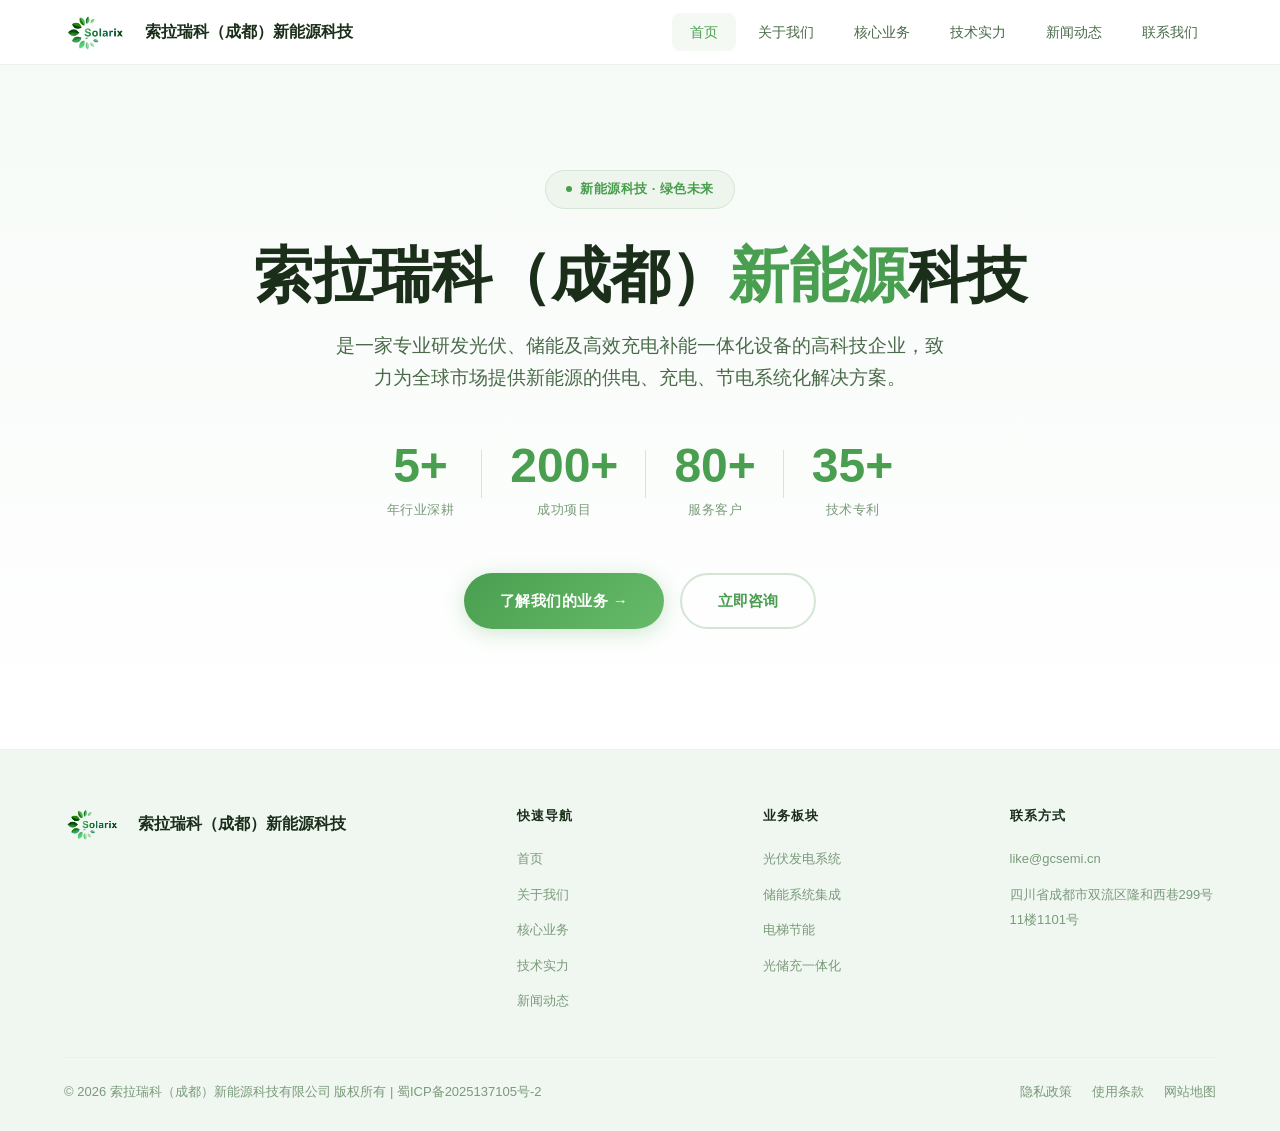
<file: index.html>
<!DOCTYPE html>
<html lang="zh-CN">
<head>
<meta charset="UTF-8">
<meta name="viewport" content="width=device-width, initial-scale=1.0">
<title data-c="company_full">索拉瑞科（成都）新能源科技有限公司</title>
<link rel="stylesheet" href="style.css">
</head>
<body>
<!-- ==================== 顶部导航 ==================== -->
<header class="header" id="header">
  <div class="header-inner">
    <a href="index.html" class="logo">
      <img src="logo.png" alt="索拉瑞科（成都）新能源科技" class="logo-img">
      <span class="logo-text" data-c="company_name">索拉瑞科（成都）新能源科技</span>
    </a>
    <button class="menu-toggle" id="menuToggle" aria-label="菜单">
      <span></span><span></span><span></span>
    </button>
    <ul class="nav-links" id="navMenu">
      <li><a href="index.html">首页</a></li>
      <li><a href="about.html">关于我们</a></li>
      <li><a href="business.html">核心业务</a></li>
      <li><a href="tech.html">技术实力</a></li>
      <li><a href="news.html">新闻动态</a></li>
      <li><a href="contact.html">联系我们</a></li>
    </ul>
  </div>
</header>
<!-- ==================== 首页 ==================== -->
<section class="hero" id="home">
  <div class="container">
    <div class="hero-badge">
      <span class="dot"></span>
      <span id="hero-badge">新能源科技 · 绿色未来</span>
    </div>
    <h1><span id="hero-title-prefix">索拉瑞科（成都）</span><span class="accent" id="hero-title-accent">新能源</span><span id="hero-title-suffix">科技</span></h1>
    <p class="hero-desc" id="hero-desc">
      是一家专业研发光伏、储能及高效充电补能一体化设备的高科技企业，致力为全球市场提供新能源的供电、充电、节电系统化解决方案。
    </p>
    <div class="hero-stats">
      <div class="hero-stat">
        <div class="num" id="stat1-num">5+</div>
        <div class="lbl" id="stat1-label">年行业深耕</div>
      </div>
      <div class="hero-stat">
        <div class="num" id="stat2-num">200+</div>
        <div class="lbl" id="stat2-label">成功项目</div>
      </div>
      <div class="hero-stat">
        <div class="num" id="stat3-num">80+</div>
        <div class="lbl" id="stat3-label">服务客户</div>
      </div>
      <div class="hero-stat">
        <div class="num" id="stat4-num">35+</div>
        <div class="lbl" id="stat4-label">技术专利</div>
      </div>
    </div>
    <div class="hero-btns">
      <a href="business.html" class="btn-primary">了解我们的业务 →</a>
      <a href="contact.html" class="btn-outline">立即咨询</a>
    </div>
  </div>
</section>
<!-- ==================== 页脚 ==================== -->
<footer class="footer">
  <div class="container">
    <div class="footer-grid">
      <div class="footer-brand">
        <div class="footer-logo-wrap">
          <img src="logo.png" alt="索拉瑞科（成都）新能源科技" class="footer-logo-img">
          <span class="footer-logo-text" data-c="company_name">索拉瑞科（成都）新能源科技</span>
        </div>
      </div>
      <div class="footer-col">
        <h4>快速导航</h4>
        <ul>
          <li><a href="index.html">首页</a></li>
          <li><a href="about.html">关于我们</a></li>
          <li><a href="business.html">核心业务</a></li>
          <li><a href="tech.html">技术实力</a></li>
          <li><a href="news.html">新闻动态</a></li>
        </ul>
      </div>
      <div class="footer-col">
        <h4>业务板块</h4>
        <ul>
          <li><a href="business.html">光伏发电系统</a></li>
          <li><a href="business.html">储能系统集成</a></li>
          <li><a href="business.html">电梯节能</a></li>
          <li><a href="business.html">光储充一体化</a></li>
        </ul>
      </div>
      <div class="footer-col">
        <h4>联系方式</h4>
        <ul>
          <li><a data-c="email">like@gcsemi.cn</a></li>
          <li><a data-c="address">四川省成都市双流区隆和西巷299号11楼1101号</a></li>
        </ul>
      </div>
    </div>
    <div class="footer-bottom">
      <span>&copy; <span data-c="copyright_year">2026</span> <span data-c="company_full">索拉瑞科（成都）新能源科技有限公司</span> 版权所有 | <a href="https://beian.miit.gov.cn/" target="_blank" rel="noopener" class="icp-link">蜀ICP备2025137105号-2</a></span>
      <div class="links">
        <a href="#">隐私政策</a>
        <a href="#">使用条款</a>
        <a href="#">网站地图</a>
      </div>
    </div>
  </div>
</footer>

<button class="back-to-top" id="backToTop" aria-label="回到顶部">↑</button>
<div class="toast" id="toast"></div>
<script src="js/content-loader.js"></script>
<script>
(function() {
  var menuToggle = document.getElementById('menuToggle');
  var navMenu = document.getElementById('navMenu');
  var header = document.getElementById('header');
  var backToTop = document.getElementById('backToTop');

  menuToggle.addEventListener('click', function() {
    this.classList.toggle('open');
    navMenu.classList.toggle('open');
  });

  navMenu.querySelectorAll('a').forEach(function(link) {
    link.addEventListener('click', function() {
      menuToggle.classList.remove('open');
      navMenu.classList.remove('open');
    });
  });

  window.addEventListener('scroll', function() {
    header.classList.toggle('scrolled', window.scrollY > 10);
    backToTop.classList.toggle('visible', window.scrollY > 600);
  });

  backToTop.addEventListener('click', function() {
    window.scrollTo({ top: 0, behavior: 'smooth' });
  });

  var page = location.pathname.split('/').pop() || 'index.html';
  var anchors = navMenu.querySelectorAll('a');
  anchors.forEach(function(a) {
    if (a.getAttribute('href') === page) {
      a.classList.add('active');
    }
  });
})();
</script>
</body>
</html>
</file>
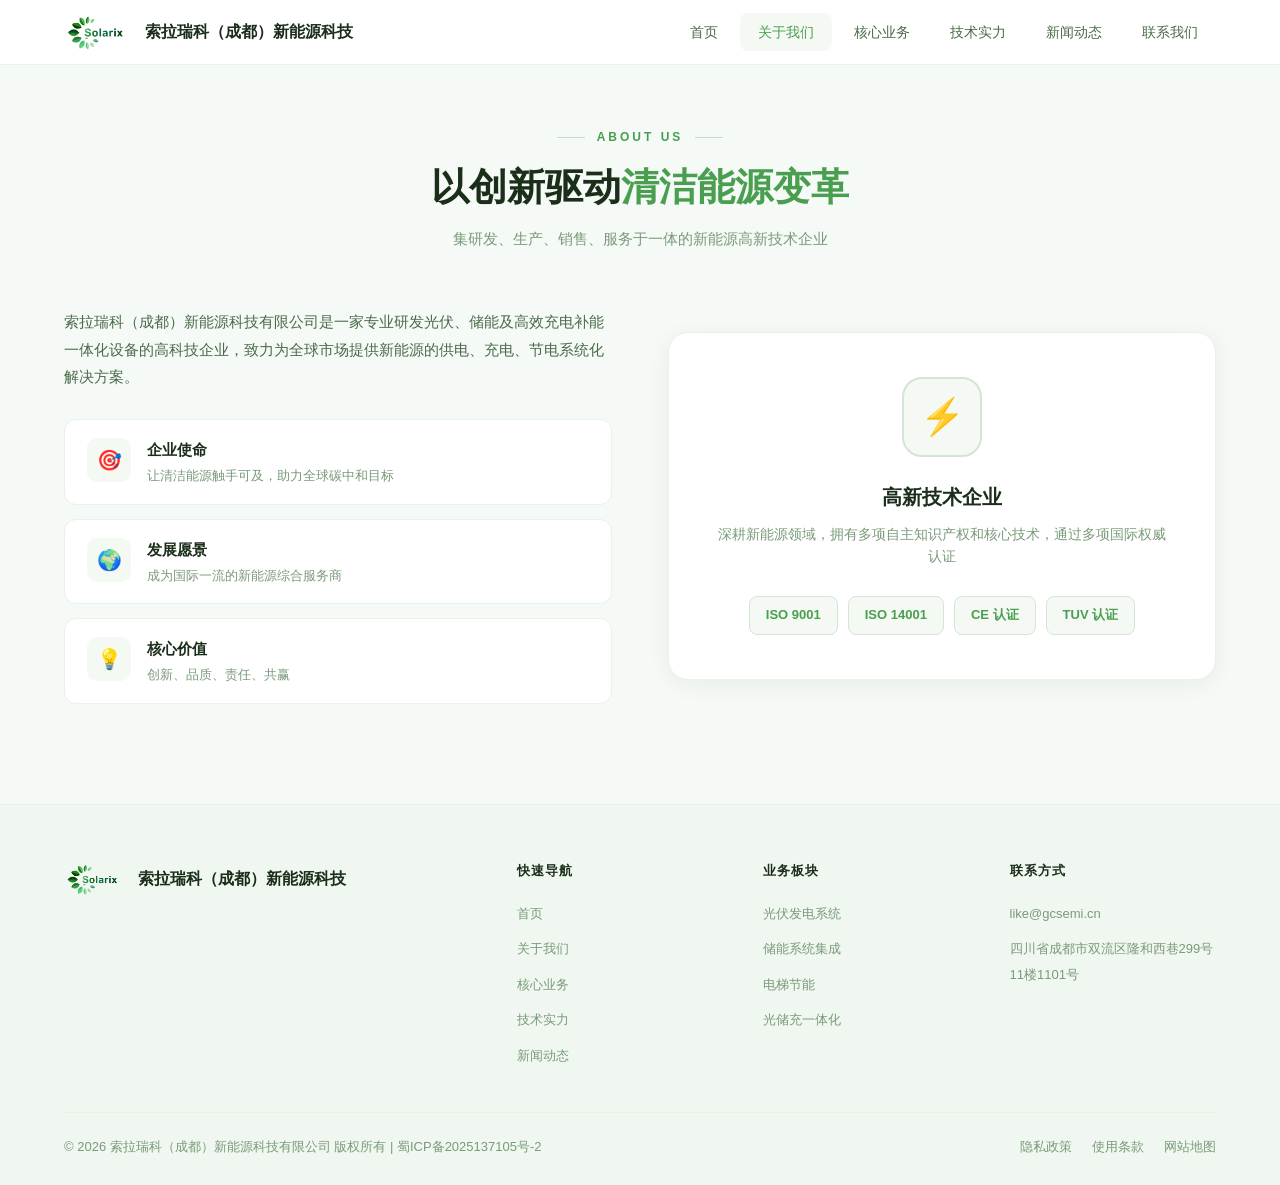
<file: about.html>
<!DOCTYPE html>
<html lang="zh-CN">
<head>
<meta charset="UTF-8">
<meta name="viewport" content="width=device-width, initial-scale=1.0">
<title>关于我们 - 索拉瑞科（成都）新能源科技</title>
<link rel="stylesheet" href="style.css">
</head>
<body>
<header class="header" id="header">
  <div class="header-inner">
    <a href="index.html" class="logo">
      <img src="logo.png" alt="索拉瑞科（成都）新能源科技" class="logo-img">
      <span class="logo-text" data-c="company_name">索拉瑞科（成都）新能源科技</span>
    </a>
    <button class="menu-toggle" id="menuToggle" aria-label="菜单">
      <span></span><span></span><span></span>
    </button>
    <ul class="nav-links" id="navMenu">
      <li><a href="index.html">首页</a></li>
      <li><a href="about.html">关于我们</a></li>
      <li><a href="business.html">核心业务</a></li>
      <li><a href="tech.html">技术实力</a></li>
      <li><a href="news.html">新闻动态</a></li>
      <li><a href="contact.html">联系我们</a></li>
    </ul>
  </div>
</header>
<section class="section section-top section-alt">
  <div class="container">
    <div class="section-header">
      <div class="section-tag" id="about-tag">ABOUT US</div>
      <h2 class="section-title"><span id="about-title-prefix">以创新驱动</span><span class="hl" id="about-title-hl">清洁能源变革</span></h2>
      <p class="section-subtitle" id="about-subtitle">集研发、生产、销售、服务于一体的新能源高新技术企业</p>
    </div>
    <div class="about-grid">
      <div>
        <p class="about-desc" id="about-desc">
          索拉瑞科（成都）新能源科技有限公司是一家专业研发光伏、储能及高效充电补能一体化设备的高科技企业，致力为全球市场提供新能源的供电、充电、节电系统化解决方案。
        </p>
        <div class="about-features">
          <div class="about-feature">
            <div class="fi">🎯</div>
            <div>
              <h4 id="about-mission-title">企业使命</h4>
              <p id="about-mission-desc">让清洁能源触手可及，助力全球碳中和目标</p>
            </div>
          </div>
          <div class="about-feature">
            <div class="fi">🌍</div>
            <div>
              <h4 id="about-vision-title">发展愿景</h4>
              <p id="about-vision-desc">成为国际一流的新能源综合服务商</p>
            </div>
          </div>
          <div class="about-feature">
            <div class="fi">💡</div>
            <div>
              <h4 id="about-values-title">核心价值</h4>
              <p id="about-values-desc">创新、品质、责任、共赢</p>
            </div>
          </div>
        </div>
      </div>
      <div class="about-card">
        <div class="big-icon">⚡</div>
        <h3 id="about-card-title">高新技术企业</h3>
        <p id="about-card-desc">深耕新能源领域，拥有多项自主知识产权和核心技术，通过多项国际权威认证</p>
        <div class="cert-list">
          <span class="cert-item" id="cert1">ISO 9001</span>
          <span class="cert-item" id="cert2">ISO 14001</span>
          <span class="cert-item" id="cert3">CE 认证</span>
          <span class="cert-item" id="cert4">TUV 认证</span>
        </div>
      </div>
    </div>
  </div>
</section>
<footer class="footer">
  <div class="container">
    <div class="footer-grid">
      <div class="footer-brand">
        <div class="footer-logo-wrap">
          <img src="logo.png" alt="索拉瑞科（成都）新能源科技" class="footer-logo-img">
          <span class="footer-logo-text" data-c="company_name">索拉瑞科（成都）新能源科技</span>
        </div>
      </div>
      <div class="footer-col">
        <h4>快速导航</h4>
        <ul>
          <li><a href="index.html">首页</a></li>
          <li><a href="about.html">关于我们</a></li>
          <li><a href="business.html">核心业务</a></li>
          <li><a href="tech.html">技术实力</a></li>
          <li><a href="news.html">新闻动态</a></li>
        </ul>
      </div>
      <div class="footer-col">
        <h4>业务板块</h4>
        <ul>
          <li><a href="business.html">光伏发电系统</a></li>
          <li><a href="business.html">储能系统集成</a></li>
          <li><a href="business.html">电梯节能</a></li>
          <li><a href="business.html">光储充一体化</a></li>
        </ul>
      </div>
      <div class="footer-col">
        <h4>联系方式</h4>
        <ul>
          <li><a data-c="email">like@gcsemi.cn</a></li>
          <li><a data-c="address">四川省成都市双流区隆和西巷299号11楼1101号</a></li>
        </ul>
      </div>
    </div>
    <div class="footer-bottom">
      <span>&copy; <span data-c="copyright_year">2026</span> <span data-c="company_full">索拉瑞科（成都）新能源科技有限公司</span> 版权所有 | <a href="https://beian.miit.gov.cn/" target="_blank" rel="noopener" class="icp-link">蜀ICP备2025137105号-2</a></span>
      <div class="links">
        <a href="#">隐私政策</a>
        <a href="#">使用条款</a>
        <a href="#">网站地图</a>
      </div>
    </div>
  </div>
</footer>
<button class="back-to-top" id="backToTop" aria-label="回到顶部">↑</button>
<div class="toast" id="toast"></div>
<script src="js/content-loader.js"></script>
<script>
(function() {
  var menuToggle = document.getElementById('menuToggle');
  var navMenu = document.getElementById('navMenu');
  var header = document.getElementById('header');
  var backToTop = document.getElementById('backToTop');
  menuToggle.addEventListener('click', function() {
    this.classList.toggle('open');
    navMenu.classList.toggle('open');
  });
  navMenu.querySelectorAll('a').forEach(function(link) {
    link.addEventListener('click', function() {
      menuToggle.classList.remove('open');
      navMenu.classList.remove('open');
    });
  });
  window.addEventListener('scroll', function() {
    header.classList.toggle('scrolled', window.scrollY > 10);
    backToTop.classList.toggle('visible', window.scrollY > 600);
  });
  backToTop.addEventListener('click', function() {
    window.scrollTo({ top: 0, behavior: 'smooth' });
  });
  var page = location.pathname.split('/').pop() || 'index.html';
  var anchors = navMenu.querySelectorAll('a');
  anchors.forEach(function(a) {
    if (a.getAttribute('href') === page) {
      a.classList.add('active');
    }
  });
})();
</script>
</body>
</html>
</file>
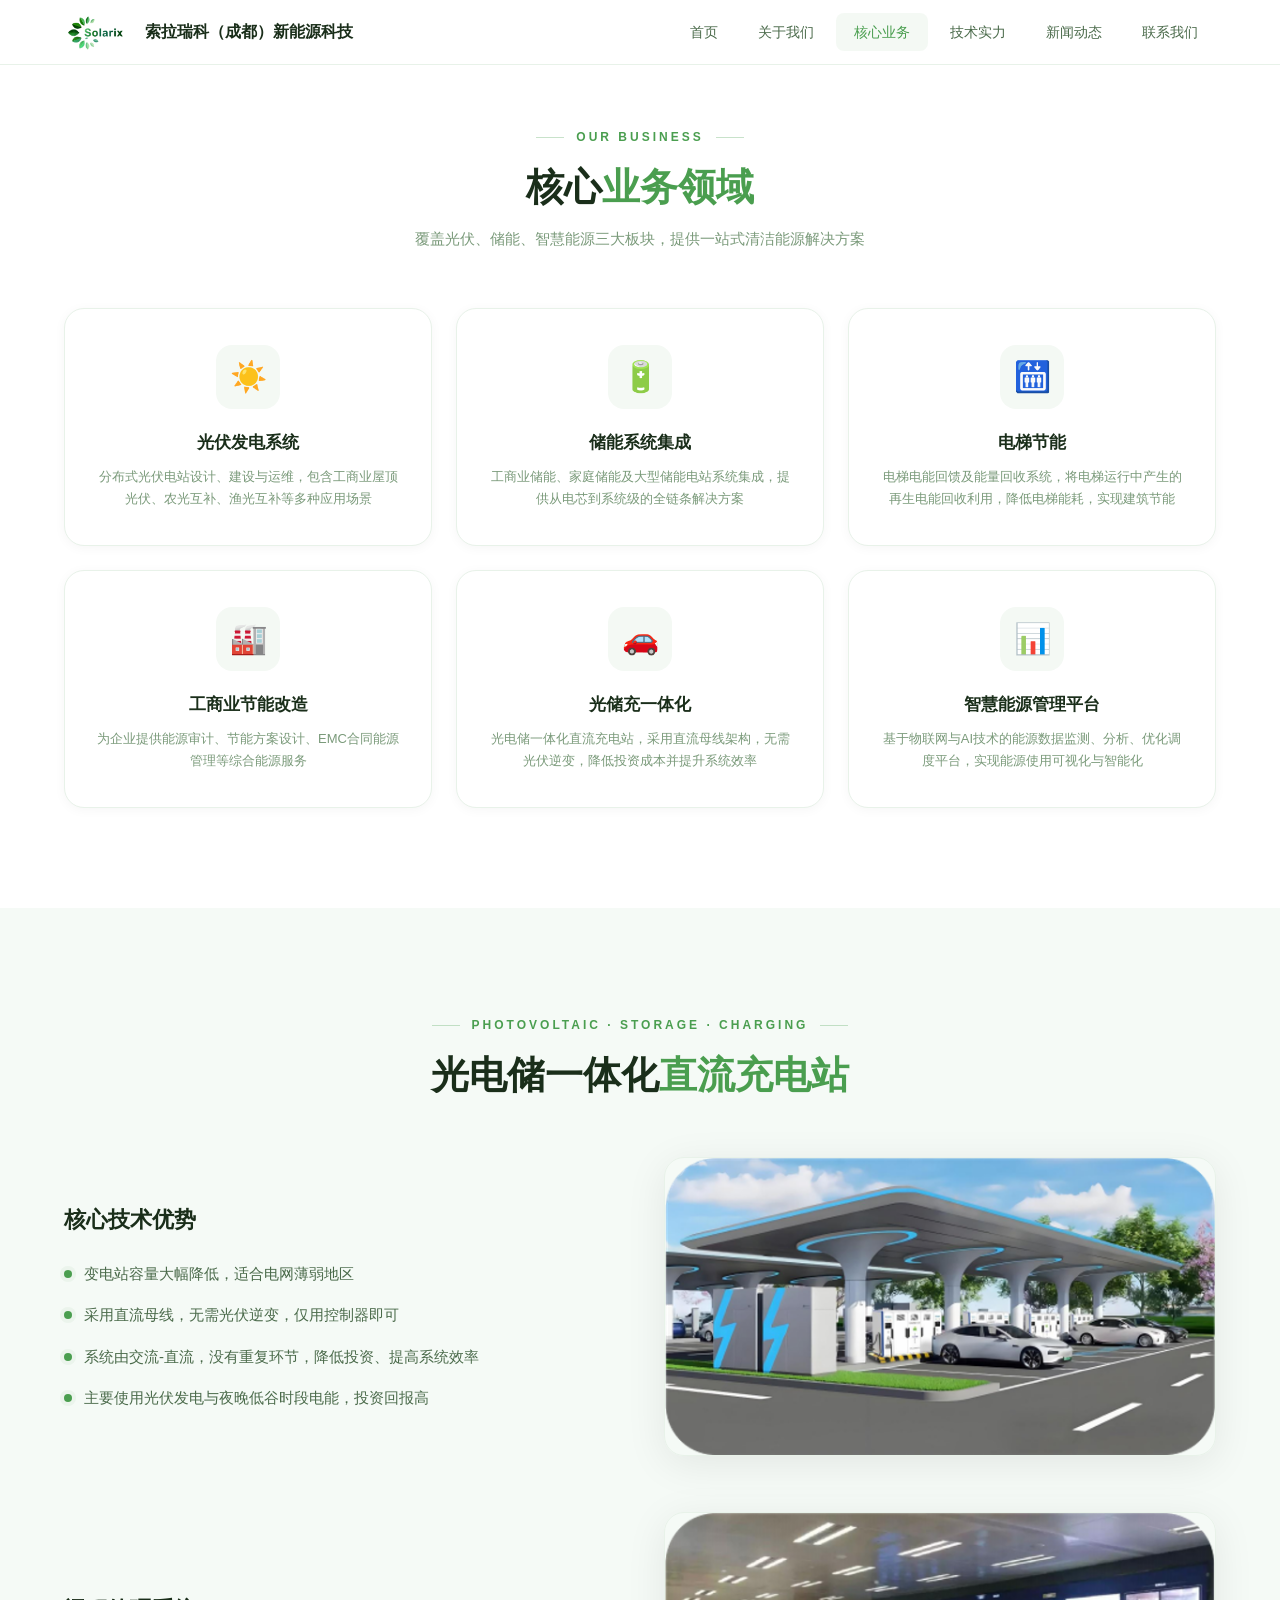
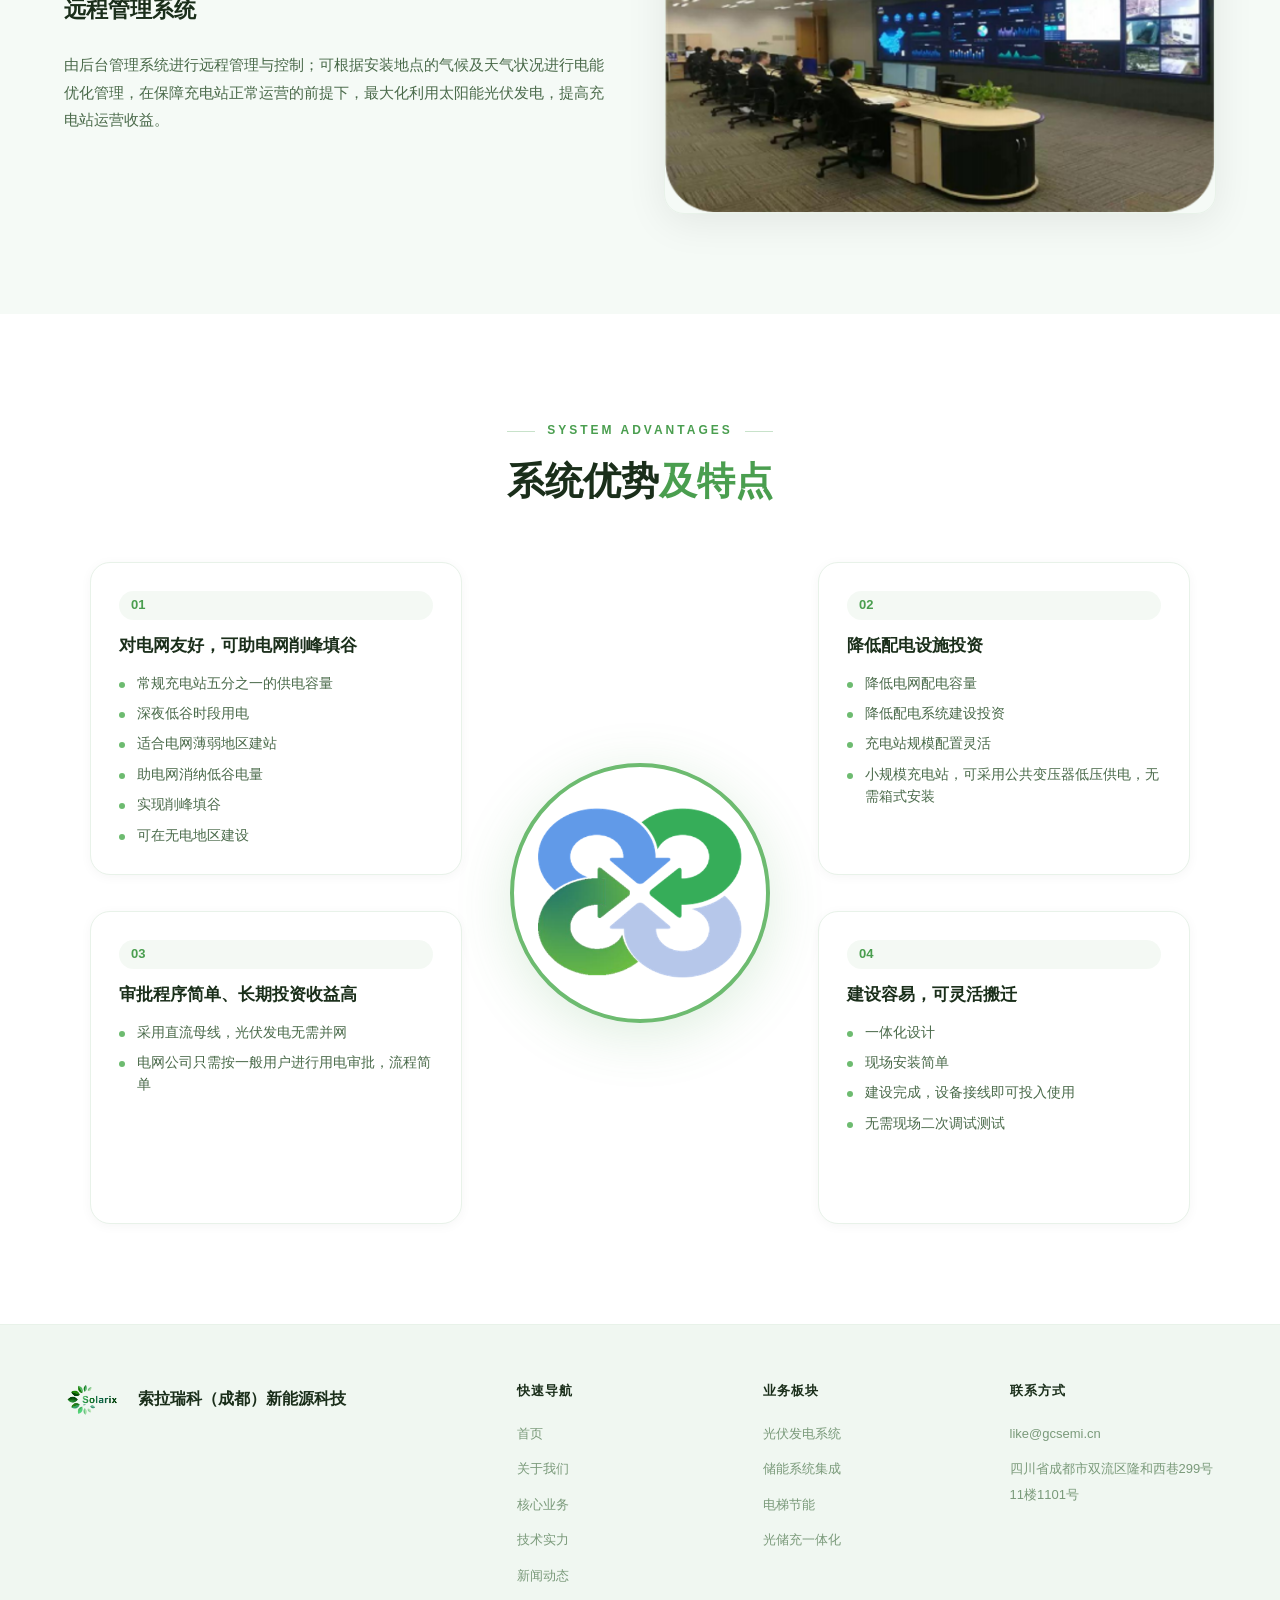
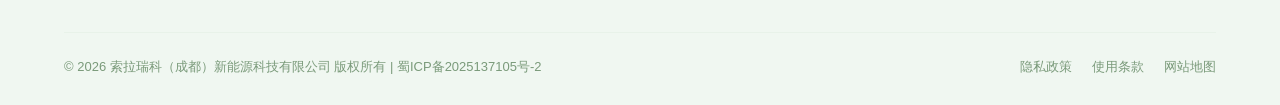
<file: business.html>
<!DOCTYPE html>
<html lang="zh-CN">
<head>
<meta charset="UTF-8">
<meta name="viewport" content="width=device-width, initial-scale=1.0">
<title>核心业务 - 索拉瑞科（成都）新能源科技</title>
<link rel="stylesheet" href="style.css">
</head>
<body>
<header class="header" id="header">
  <div class="header-inner">
    <a href="index.html" class="logo">
      <img src="logo.png" alt="索拉瑞科（成都）新能源科技" class="logo-img">
      <span class="logo-text" data-c="company_name">索拉瑞科（成都）新能源科技</span>
    </a>
    <button class="menu-toggle" id="menuToggle" aria-label="菜单">
      <span></span><span></span><span></span>
    </button>
    <ul class="nav-links" id="navMenu">
      <li><a href="index.html">首页</a></li>
      <li><a href="about.html">关于我们</a></li>
      <li><a href="business.html">核心业务</a></li>
      <li><a href="tech.html">技术实力</a></li>
      <li><a href="news.html">新闻动态</a></li>
      <li><a href="contact.html">联系我们</a></li>
    </ul>
  </div>
</header>
<section class="section section-top">
  <div class="container">
    <div class="section-header">
      <div class="section-tag" id="biz-tag">OUR BUSINESS</div>
      <h2 class="section-title"><span id="biz-title-prefix">核心</span><span class="hl" id="biz-title-hl">业务领域</span></h2>
      <p class="section-subtitle" id="biz-subtitle">覆盖光伏、储能、智慧能源三大板块，提供一站式清洁能源解决方案</p>
    </div>
    <div class="business-grid">
      <div class="biz-card">
        <div class="icon">☀️</div>
        <h3 id="biz1-title">光伏发电系统</h3>
        <p id="biz1-desc">分布式光伏电站设计、建设与运维，包含工商业屋顶光伏、农光互补、渔光互补等多种应用场景</p>
      </div>
      <div class="biz-card">
        <div class="icon">🔋</div>
        <h3 id="biz2-title">储能系统集成</h3>
        <p id="biz2-desc">工商业储能、家庭储能及大型储能电站系统集成，提供从电芯到系统级的全链条解决方案</p>
      </div>
      <div class="biz-card">
        <div class="icon">🛗</div>
        <h3 id="biz3-title">电梯节能</h3>
        <p id="biz3-desc">电梯电能回馈及能量回收系统，将电梯运行中产生的再生电能回收利用，降低电梯能耗，实现建筑节能</p>
      </div>
      <div class="biz-card">
        <div class="icon">🏭</div>
        <h3 id="biz4-title">工商业节能改造</h3>
        <p id="biz4-desc">为企业提供能源审计、节能方案设计、EMC合同能源管理等综合能源服务</p>
      </div>
      <div class="biz-card">
        <div class="icon">🚗</div>
        <h3 id="biz5-title">光储充一体化</h3>
        <p id="biz5-desc">光电储一体化直流充电站，采用直流母线架构，无需光伏逆变，降低投资成本并提升系统效率</p>
      </div>
      <div class="biz-card">
        <div class="icon">📊</div>
        <h3 id="biz6-title">智慧能源管理平台</h3>
        <p id="biz6-desc">基于物联网与AI技术的能源数据监测、分析、优化调度平台，实现能源使用可视化与智能化</p>
      </div>
    </div>
  </div>
</section>

<section class="section section-alt feature-detail-section">
  <div class="container">
    <div class="section-header">
      <div class="section-tag" id="charging-tag">PHOTOVOLTAIC · STORAGE · CHARGING</div>
      <h2 class="section-title"><span id="charging-title-prefix">光电储一体化</span><span class="hl" id="charging-title-hl">直流充电站</span></h2>
    </div>
    <div class="feature-detail">
      <div class="feature-detail-text">
        <h3 id="charging-tech-title">核心技术优势</h3>
        <ul class="feature-list">
          <li><span class="marker"></span><span id="charging-tech-1">变电站容量大幅降低，适合电网薄弱地区</span></li>
          <li><span class="marker"></span><span id="charging-tech-2">采用直流母线，无需光伏逆变，仅用控制器即可</span></li>
          <li><span class="marker"></span><span id="charging-tech-3">系统由交流-直流，没有重复环节，降低投资、提高系统效率</span></li>
          <li><span class="marker"></span><span id="charging-tech-4">主要使用光伏发电与夜晚低谷时段电能，投资回报高</span></li>
        </ul>
      </div>
      <div class="feature-detail-img">
        <img src="charging-station.png" alt="光电储一体化直流充电站">
      </div>
    </div>
    <div class="feature-detail reverse">
      <div class="feature-detail-img">
        <img src="monitor-center.png" alt="远程管理系统">
      </div>
      <div class="feature-detail-text">
        <h3 id="charging-mgmt-title">远程管理系统</h3>
        <p class="feature-desc" id="charging-mgmt-desc">
          由后台管理系统进行远程管理与控制；可根据安装地点的气候及天气状况进行电能优化管理，在保障充电站正常运营的前提下，最大化利用太阳能光伏发电，提高充电站运营收益。
        </p>
      </div>
    </div>
  </div>
</section>

<section class="section advantage-section">
  <div class="container">
    <div class="section-header">
      <div class="section-tag" id="advantage-tag">SYSTEM ADVANTAGES</div>
      <h2 class="section-title"><span id="advantage-title-prefix">系统优势</span><span class="hl" id="advantage-title-hl">及特点</span></h2>
    </div>
    <div class="advantage-intro">
      <div class="advantage-card" style="grid-area: top-left;">
        <div class="advantage-num">01</div>
        <h4 id="adv1-title">对电网友好，可助电网削峰填谷</h4>
        <ul>
          <li id="adv1-1">常规充电站五分之一的供电容量</li>
          <li id="adv1-2">深夜低谷时段用电</li>
          <li id="adv1-3">适合电网薄弱地区建站</li>
          <li id="adv1-4">助电网消纳低谷电量</li>
          <li id="adv1-5">实现削峰填谷</li>
          <li id="adv1-6">可在无电地区建设</li>
        </ul>
      </div>
      <div class="advantage-card" style="grid-area: top-right;">
        <div class="advantage-num">02</div>
        <h4 id="adv2-title">降低配电设施投资</h4>
        <ul>
          <li id="adv2-1">降低电网配电容量</li>
          <li id="adv2-2">降低配电系统建设投资</li>
          <li id="adv2-3">充电站规模配置灵活</li>
          <li id="adv2-4">小规模充电站，可采用公共变压器低压供电，无需箱式安装</li>
        </ul>
      </div>
      <div class="advantage-card" style="grid-area: bottom-left;">
        <div class="advantage-num">03</div>
        <h4 id="adv3-title">审批程序简单、长期投资收益高</h4>
        <ul>
          <li id="adv3-1">采用直流母线，光伏发电无需并网</li>
          <li id="adv3-2">电网公司只需按一般用户进行用电审批，流程简单</li>
        </ul>
      </div>
      <div class="advantage-card" style="grid-area: bottom-right;">
        <div class="advantage-num">04</div>
        <h4 id="adv4-title">建设容易，可灵活搬迁</h4>
        <ul>
          <li id="adv4-1">一体化设计</li>
          <li id="adv4-2">现场安装简单</li>
          <li id="adv4-3">建设完成，设备接线即可投入使用</li>
          <li id="adv4-4">无需现场二次调试测试</li>
        </ul>
      </div>
      <div class="advantage-center" style="grid-area: center;">
        <img src="system-advantage.png" alt="系统优势">
      </div>
    </div>
  </div>
</section>

<footer class="footer">
  <div class="container">
    <div class="footer-grid">
      <div class="footer-brand">
        <div class="footer-logo-wrap">
          <img src="logo.png" alt="索拉瑞科（成都）新能源科技" class="footer-logo-img">
          <span class="footer-logo-text" data-c="company_name">索拉瑞科（成都）新能源科技</span>
        </div>
      </div>
      <div class="footer-col">
        <h4>快速导航</h4>
        <ul>
          <li><a href="index.html">首页</a></li>
          <li><a href="about.html">关于我们</a></li>
          <li><a href="business.html">核心业务</a></li>
          <li><a href="tech.html">技术实力</a></li>
          <li><a href="news.html">新闻动态</a></li>
        </ul>
      </div>
      <div class="footer-col">
        <h4>业务板块</h4>
        <ul>
          <li><a href="business.html">光伏发电系统</a></li>
          <li><a href="business.html">储能系统集成</a></li>
          <li><a href="business.html">电梯节能</a></li>
          <li><a href="business.html">光储充一体化</a></li>
        </ul>
      </div>
      <div class="footer-col">
        <h4>联系方式</h4>
        <ul>
          <li><a data-c="email">like@gcsemi.cn</a></li>
          <li><a data-c="address">四川省成都市双流区隆和西巷299号11楼1101号</a></li>
        </ul>
      </div>
    </div>
    <div class="footer-bottom">
      <span>&copy; <span data-c="copyright_year">2026</span> <span data-c="company_full">索拉瑞科（成都）新能源科技有限公司</span> 版权所有 | <a href="https://beian.miit.gov.cn/" target="_blank" rel="noopener" class="icp-link">蜀ICP备2025137105号-2</a></span>
      <div class="links">
        <a href="#">隐私政策</a>
        <a href="#">使用条款</a>
        <a href="#">网站地图</a>
      </div>
    </div>
  </div>
</footer>
<button class="back-to-top" id="backToTop" aria-label="回到顶部">↑</button>
<div class="toast" id="toast"></div>
<script src="js/content-loader.js"></script>
<script>
(function() {
  var menuToggle = document.getElementById('menuToggle');
  var navMenu = document.getElementById('navMenu');
  var header = document.getElementById('header');
  var backToTop = document.getElementById('backToTop');
  menuToggle.addEventListener('click', function() {
    this.classList.toggle('open');
    navMenu.classList.toggle('open');
  });
  navMenu.querySelectorAll('a').forEach(function(link) {
    link.addEventListener('click', function() {
      menuToggle.classList.remove('open');
      navMenu.classList.remove('open');
    });
  });
  window.addEventListener('scroll', function() {
    header.classList.toggle('scrolled', window.scrollY > 10);
    backToTop.classList.toggle('visible', window.scrollY > 600);
  });
  backToTop.addEventListener('click', function() {
    window.scrollTo({ top: 0, behavior: 'smooth' });
  });
  var page = location.pathname.split('/').pop() || 'index.html';
  var anchors = navMenu.querySelectorAll('a');
  anchors.forEach(function(a) {
    if (a.getAttribute('href') === page) {
      a.classList.add('active');
    }
  });
})();
</script>
</body>
</html>
</file>
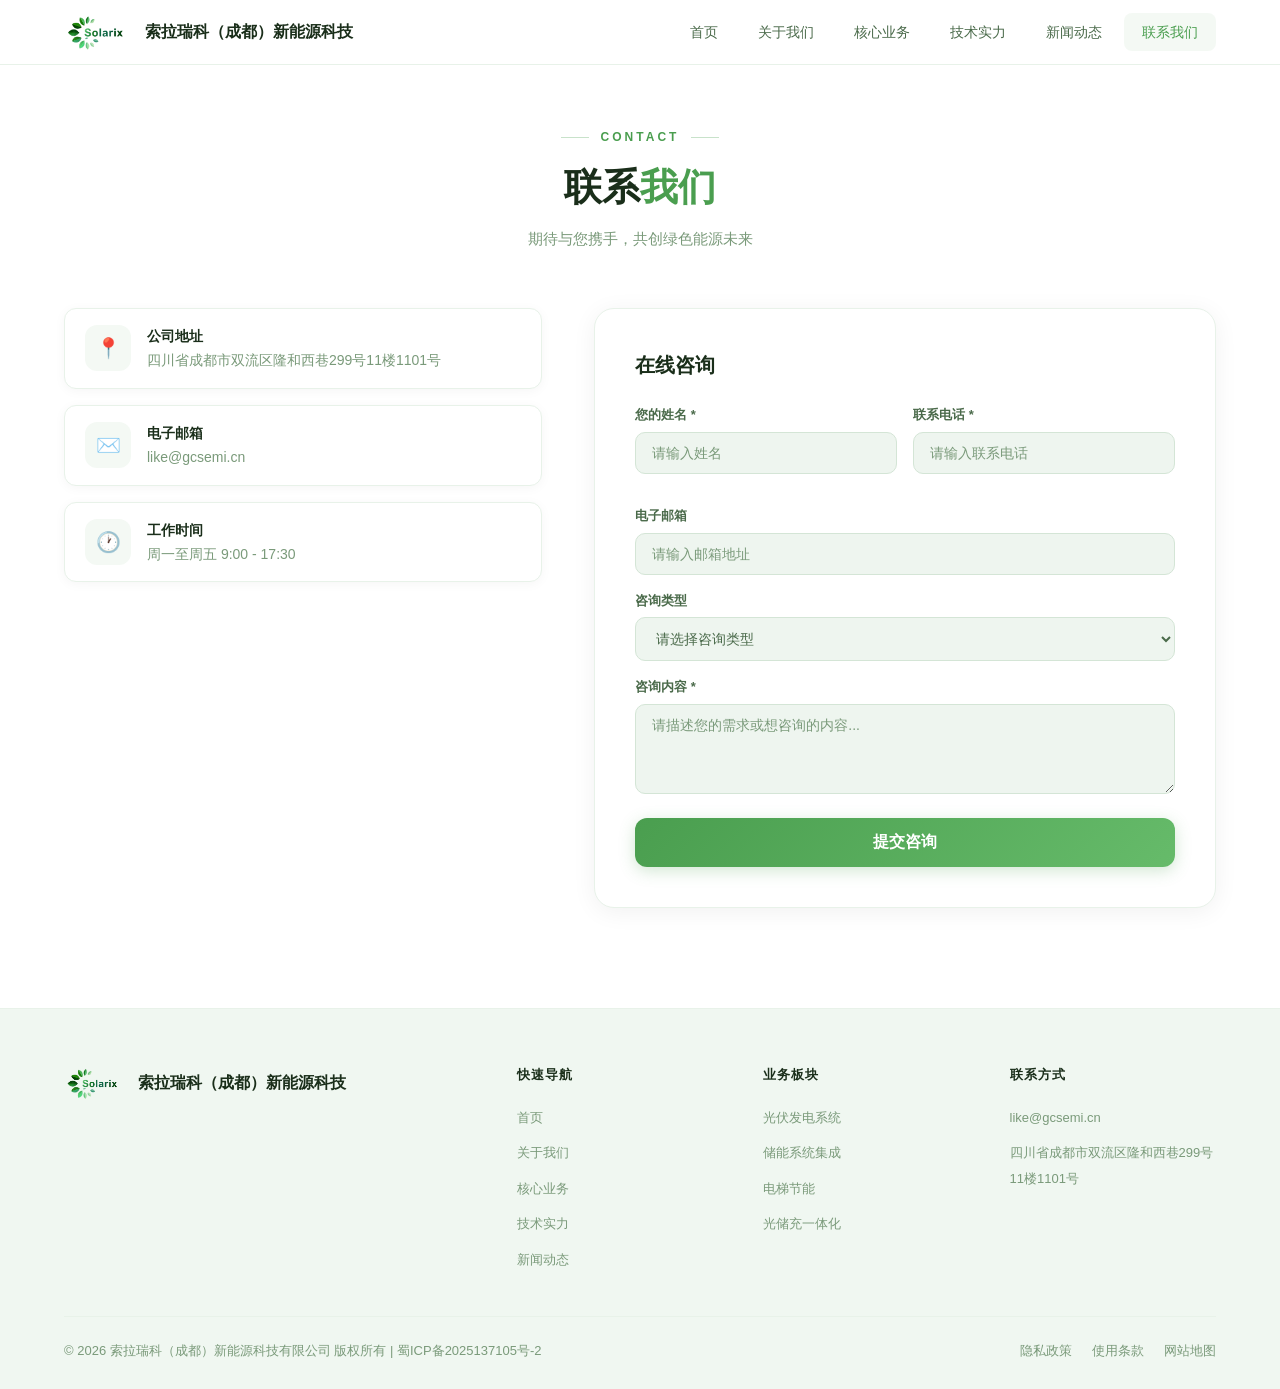
<file: contact.html>
<!DOCTYPE html>
<html lang="zh-CN">
<head>
<meta charset="UTF-8">
<meta name="viewport" content="width=device-width, initial-scale=1.0">
<title>联系我们 - 索拉瑞科（成都）新能源科技</title>
<link rel="stylesheet" href="style.css">
</head>
<body>
<header class="header" id="header">
  <div class="header-inner">
    <a href="index.html" class="logo">
      <img src="logo.png" alt="索拉瑞科（成都）新能源科技" class="logo-img">
      <span class="logo-text" data-c="company_name">索拉瑞科（成都）新能源科技</span>
    </a>
    <button class="menu-toggle" id="menuToggle" aria-label="菜单">
      <span></span><span></span><span></span>
    </button>
    <ul class="nav-links" id="navMenu">
      <li><a href="index.html">首页</a></li>
      <li><a href="about.html">关于我们</a></li>
      <li><a href="business.html">核心业务</a></li>
      <li><a href="tech.html">技术实力</a></li>
      <li><a href="news.html">新闻动态</a></li>
      <li><a href="contact.html">联系我们</a></li>
    </ul>
  </div>
</header>
<section class="section section-top">
  <div class="container">
    <div class="section-header">
      <div class="section-tag" id="contact-tag">CONTACT</div>
      <h2 class="section-title"><span id="contact-title-prefix">联系</span><span class="hl" id="contact-title-hl">我们</span></h2>
      <p class="section-subtitle" id="contact-subtitle">期待与您携手，共创绿色能源未来</p>
    </div>
    <div class="contact-grid">
      <div>
        <div class="contact-info-list">
          <div class="contact-info-item">
            <div class="ico">📍</div>
            <div>
              <h4>公司地址</h4>
              <p data-c="address">四川省成都市双流区隆和西巷299号11楼1101号</p>
            </div>
          </div>
          <div class="contact-info-item">
            <div class="ico">✉️</div>
            <div>
              <h4>电子邮箱</h4>
              <p data-c="email">like@gcsemi.cn</p>
            </div>
          </div>
          <div class="contact-info-item">
            <div class="ico">🕐</div>
            <div>
              <h4>工作时间</h4>
              <p data-c="work_hours">周一至周五 9:00 - 17:30</p>
            </div>
          </div>
        </div>
      </div>
      <div class="contact-form">
        <h3>在线咨询</h3>
        <div class="form-row">
          <div class="form-group">
            <label>您的姓名 *</label>
            <input type="text" placeholder="请输入姓名" id="formName">
          </div>
          <div class="form-group">
            <label>联系电话 *</label>
            <input type="tel" placeholder="请输入联系电话" id="formPhone">
          </div>
        </div>
        <div class="form-group">
          <label>电子邮箱</label>
          <input type="email" placeholder="请输入邮箱地址" id="formEmail">
        </div>
        <div class="form-group">
          <label>咨询类型</label>
          <select id="formType">
            <option value="">请选择咨询类型</option>
            <option value="光伏">光伏发电系统</option>
            <option value="储能">储能系统集成</option>
            <option value="电梯节能">电梯节能</option>
            <option value="节能">工商业节能改造</option>
            <option value="光储充">光储充一体化</option>
            <option value="平台">智慧能源管理平台</option>
            <option value="其他">其他咨询</option>
          </select>
        </div>
        <div class="form-group">
          <label>咨询内容 *</label>
          <textarea rows="4" placeholder="请描述您的需求或想咨询的内容..." id="formMsg"></textarea>
        </div>
        <button class="btn-submit" id="btnSubmit">提交咨询</button>
      </div>
    </div>
  </div>
</section>
<footer class="footer">
  <div class="container">
    <div class="footer-grid">
      <div class="footer-brand">
        <div class="footer-logo-wrap">
          <img src="logo.png" alt="索拉瑞科（成都）新能源科技" class="footer-logo-img">
          <span class="footer-logo-text" data-c="company_name">索拉瑞科（成都）新能源科技</span>
        </div>
      </div>
      <div class="footer-col">
        <h4>快速导航</h4>
        <ul>
          <li><a href="index.html">首页</a></li>
          <li><a href="about.html">关于我们</a></li>
          <li><a href="business.html">核心业务</a></li>
          <li><a href="tech.html">技术实力</a></li>
          <li><a href="news.html">新闻动态</a></li>
        </ul>
      </div>
      <div class="footer-col">
        <h4>业务板块</h4>
        <ul>
          <li><a href="business.html">光伏发电系统</a></li>
          <li><a href="business.html">储能系统集成</a></li>
          <li><a href="business.html">电梯节能</a></li>
          <li><a href="business.html">光储充一体化</a></li>
        </ul>
      </div>
      <div class="footer-col">
        <h4>联系方式</h4>
        <ul>
          <li><a data-c="email">like@gcsemi.cn</a></li>
          <li><a data-c="address">四川省成都市双流区隆和西巷299号11楼1101号</a></li>
        </ul>
      </div>
    </div>
    <div class="footer-bottom">
      <span>&copy; <span data-c="copyright_year">2026</span> <span data-c="company_full">索拉瑞科（成都）新能源科技有限公司</span> 版权所有 | <a href="https://beian.miit.gov.cn/" target="_blank" rel="noopener" class="icp-link">蜀ICP备2025137105号-2</a></span>
      <div class="links">
        <a href="#">隐私政策</a>
        <a href="#">使用条款</a>
        <a href="#">网站地图</a>
      </div>
    </div>
  </div>
</footer>
<button class="back-to-top" id="backToTop" aria-label="回到顶部">↑</button>
<div class="toast" id="toast"></div>
<script src="js/content-loader.js"></script>
<script>
(function() {
  var menuToggle = document.getElementById('menuToggle');
  var navMenu = document.getElementById('navMenu');
  var header = document.getElementById('header');
  var backToTop = document.getElementById('backToTop');
  menuToggle.addEventListener('click', function() {
    this.classList.toggle('open');
    navMenu.classList.toggle('open');
  });
  navMenu.querySelectorAll('a').forEach(function(link) {
    link.addEventListener('click', function() {
      menuToggle.classList.remove('open');
      navMenu.classList.remove('open');
    });
  });
  window.addEventListener('scroll', function() {
    header.classList.toggle('scrolled', window.scrollY > 10);
    backToTop.classList.toggle('visible', window.scrollY > 600);
  });
  backToTop.addEventListener('click', function() {
    window.scrollTo({ top: 0, behavior: 'smooth' });
  });
  var page = location.pathname.split('/').pop() || 'index.html';
  var anchors = navMenu.querySelectorAll('a');
  anchors.forEach(function(a) {
    if (a.getAttribute('href') === page) {
      a.classList.add('active');
    }
  });
})();

  var btnSubmit = document.getElementById('btnSubmit');
  if (btnSubmit) {
    btnSubmit.addEventListener('click', function() {
      var name = document.getElementById('formName').value.trim();
      var phone = document.getElementById('formPhone').value.trim();
      var msg = document.getElementById('formMsg').value.trim();
      if (!name) { showToast('请填写您的姓名'); return; }
      if (!phone) { showToast('请填写联系电话'); return; }
      if (!msg) { showToast('请填写咨询内容'); return; }
      showToast('提交成功！我们会尽快与您联系。');
      document.getElementById('formName').value = '';
      document.getElementById('formPhone').value = '';
      document.getElementById('formEmail').value = '';
      document.getElementById('formType').value = '';
      document.getElementById('formMsg').value = '';
    });
  }
  function showToast(message) {
    var toast = document.getElementById('toast');
    toast.textContent = message;
    toast.classList.add('show');
    clearTimeout(toast._timer);
    toast._timer = setTimeout(function() {
      toast.classList.remove('show');
    }, 2500);
  }
</script>
</body>
</html>
</file>
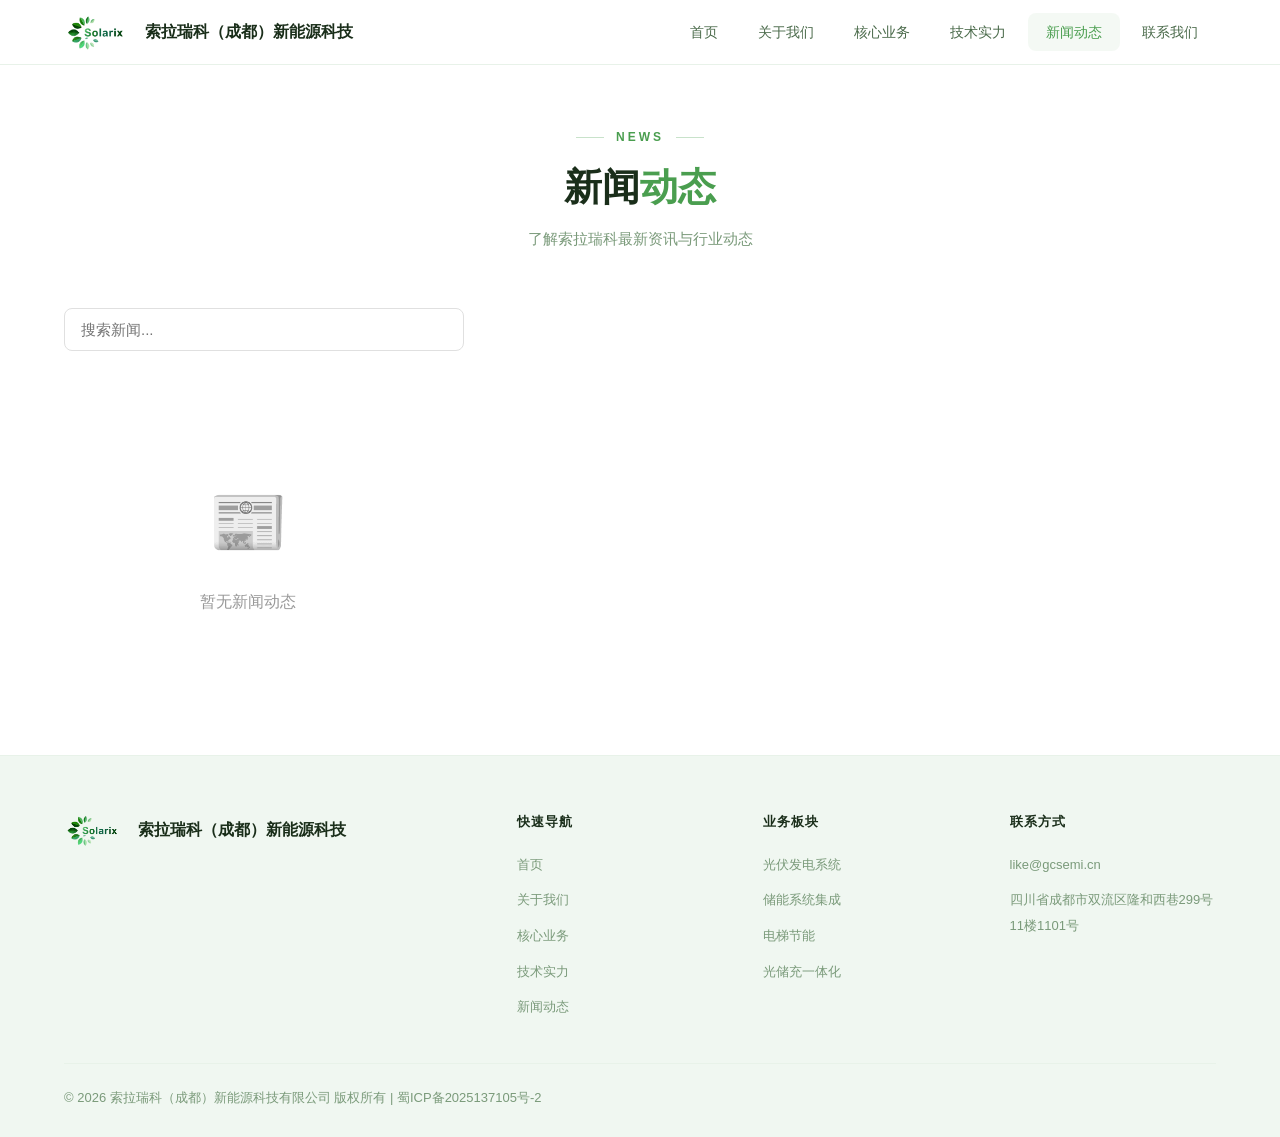
<file: news.html>
<!DOCTYPE html>
<html lang="zh-CN">
<head>
<meta charset="UTF-8">
<meta name="viewport" content="width=device-width, initial-scale=1.0">
<title>新闻动态 - 索拉瑞科（成都）新能源科技</title>
<link rel="stylesheet" href="style.css">
<style>
  .news-page { padding: 120px 0 60px; }
  .news-grid { display: grid; grid-template-columns: repeat(auto-fill, minmax(340px, 1fr)); gap: 24px; margin-top: 40px; }
  .news-card { background: #fff; border-radius: 12px; overflow: hidden; box-shadow: 0 2px 16px rgba(0,0,0,0.06); transition: transform 0.2s, box-shadow 0.2s; cursor: pointer; }
  .news-card:hover { transform: translateY(-4px); box-shadow: 0 6px 24px rgba(0,0,0,0.1); }
  .news-card-img { height: 200px; background: #e8f5e9; display: flex; align-items: center; justify-content: center; font-size: 48px; }
  .news-card-img img { width: 100%; height: 100%; object-fit: cover; }
  .news-card-body { padding: 20px; }
  .news-card-body h3 { font-size: 18px; margin-bottom: 8px; color: #1a1a2e; }
  .news-card-body .news-date { font-size: 13px; color: #999; margin-bottom: 12px; }
  .news-card-body .news-summary { font-size: 14px; color: #666; line-height: 1.6; }
  .news-detail { display: none; }
  .news-detail.open { display: block; position: fixed; top: 0; left: 0; right: 0; bottom: 0; background: rgba(0,0,0,0.5); z-index: 2000; padding: 40px; overflow-y: auto; }
  .news-detail-inner { max-width: 800px; margin: 60px auto; background: #fff; border-radius: 16px; padding: 40px; position: relative; }
  .news-detail-close { position: absolute; top: 16px; right: 16px; width: 36px; height: 36px; border-radius: 50%; border: none; background: #f0f0f0; font-size: 18px; cursor: pointer; }
  .news-detail-inner h2 { font-size: 26px; margin-bottom: 12px; color: #1a1a2e; }
  .news-detail-inner .news-date { color: #999; margin-bottom: 24px; }
  .news-detail-inner .news-body { font-size: 16px; line-height: 1.8; color: #333; }
  .news-empty { text-align: center; padding: 80px 20px; color: #999; }
  .news-empty .icon { font-size: 64px; margin-bottom: 16px; }
  .search-bar { margin-bottom: 24px; }
  .search-bar input { width: 100%; max-width: 400px; padding: 12px 16px; border: 1px solid #e0e0e0; border-radius: 8px; font-size: 15px; outline: none; }
  .search-bar input:focus { border-color: #4a9e4f; }
</style>
</head>
<body>
<header class="header" id="header">
  <div class="header-inner">
    <a href="index.html" class="logo">
      <img src="logo.png" alt="索拉瑞科（成都）新能源科技" class="logo-img">
      <span class="logo-text" data-c="company_name">索拉瑞科（成都）新能源科技</span>
    </a>
    <button class="menu-toggle" id="menuToggle" aria-label="菜单">
      <span></span><span></span><span></span>
    </button>
    <ul class="nav-links" id="navMenu">
      <li><a href="index.html">首页</a></li>
      <li><a href="about.html">关于我们</a></li>
      <li><a href="business.html">核心业务</a></li>
      <li><a href="tech.html">技术实力</a></li>
      <li><a href="news.html">新闻动态</a></li>
      <li><a href="contact.html">联系我们</a></li>
    </ul>
  </div>
</header>

<section class="news-page">
  <div class="container">
    <div class="section-header">
      <div class="section-tag">NEWS</div>
      <h2 class="section-title">新闻<span class="hl">动态</span></h2>
      <p class="section-subtitle">了解索拉瑞科最新资讯与行业动态</p>
    </div>
    <div class="search-bar">
      <input type="text" id="newsSearch" placeholder="搜索新闻...">
    </div>
    <div class="news-grid" id="newsGrid">
      <div class="news-empty">
        <div class="icon">📰</div>
        <p>暂无新闻动态</p>
      </div>
    </div>
  </div>
</section>

<div class="news-detail" id="newsDetail">
  <div class="news-detail-inner">
    <button class="news-detail-close" id="newsDetailClose">✕</button>
    <h2 id="detailTitle"></h2>
    <div class="news-date" id="detailDate"></div>
    <div class="news-body" id="detailBody"></div>
  </div>
</div>

<footer class="footer">
  <div class="container">
    <div class="footer-grid">
      <div class="footer-brand">
        <div class="footer-logo-wrap">
          <img src="logo.png" alt="索拉瑞科（成都）新能源科技" class="footer-logo-img">
          <span class="footer-logo-text" data-c="company_name">索拉瑞科（成都）新能源科技</span>
        </div>
      </div>
      <div class="footer-col">
        <h4>快速导航</h4>
        <ul>
          <li><a href="index.html">首页</a></li>
          <li><a href="about.html">关于我们</a></li>
          <li><a href="business.html">核心业务</a></li>
          <li><a href="tech.html">技术实力</a></li>
          <li><a href="news.html">新闻动态</a></li>
        </ul>
      </div>
      <div class="footer-col">
        <h4>业务板块</h4>
        <ul>
          <li><a href="business.html">光伏发电系统</a></li>
          <li><a href="business.html">储能系统集成</a></li>
          <li><a href="business.html">电梯节能</a></li>
          <li><a href="business.html">光储充一体化</a></li>
        </ul>
      </div>
      <div class="footer-col">
        <h4>联系方式</h4>
        <ul>
          <li><a data-c="email">like@gcsemi.cn</a></li>
          <li><a data-c="address">四川省成都市双流区隆和西巷299号11楼1101号</a></li>
        </ul>
      </div>
    </div>
    <div class="footer-bottom">
      <span>&copy; <span data-c="copyright_year">2026</span> <span data-c="company_full">索拉瑞科（成都）新能源科技有限公司</span> 版权所有 | <a href="https://beian.miit.gov.cn/" target="_blank" rel="noopener" class="icp-link">蜀ICP备2025137105号-2</a></span>
    </div>
  </div>
</footer>
<button class="back-to-top" id="backToTop" aria-label="回到顶部">↑</button>
<script src="js/content-loader.js"></script>
<script>
(function() {
  var menuToggle = document.getElementById('menuToggle');
  var navMenu = document.getElementById('navMenu');
  var header = document.getElementById('header');
  var backToTop = document.getElementById('backToTop');
  menuToggle.addEventListener('click', function() {
    this.classList.toggle('open');
    navMenu.classList.toggle('open');
  });
  navMenu.querySelectorAll('a').forEach(function(link) {
    link.addEventListener('click', function() {
      menuToggle.classList.remove('open');
      navMenu.classList.remove('open');
    });
  });
  window.addEventListener('scroll', function() {
    header.classList.toggle('scrolled', window.scrollY > 10);
    backToTop.classList.toggle('visible', window.scrollY > 600);
  });
  backToTop.addEventListener('click', function() {
    window.scrollTo({ top: 0, behavior: 'smooth' });
  });
  var page = location.pathname.split('/').pop() || 'index.html';
  var anchors = navMenu.querySelectorAll('a');
  anchors.forEach(function(a) {
    if (a.getAttribute('href') === page) {
      a.classList.add('active');
    }
  });
})();

// Load news
(function() {
  var grid = document.getElementById('newsGrid');
  var detail = document.getElementById('newsDetail');
  var allNews = [];

  function loadNews() {
    var xhr = new XMLHttpRequest();
    xhr.open('GET', '/content/news/index.json', true);
    xhr.onload = function() {
      if (xhr.status === 200) {
        try {
          allNews = JSON.parse(xhr.responseText);
          renderNews(allNews);
        } catch(e) {}
      }
    };
    xhr.send();
  }

  function renderNews(newsList) {
    if (!newsList || newsList.length === 0) {
      grid.innerHTML = '<div class="news-empty"><div class="icon">📰</div><p>暂无新闻动态</p></div>';
      return;
    }
    grid.innerHTML = newsList.map(function(item, i) {
      var imgHtml = item.image
        ? '<img src="' + item.image + '" alt="' + item.title + '">'
        : '<span style="font-size:48px">📰</span>';
      return '<div class="news-card" data-index="' + i + '">'
        + '<div class="news-card-img">' + imgHtml + '</div>'
        + '<div class="news-card-body">'
        + '<h3>' + item.title + '</h3>'
        + '<div class="news-date">' + item.date + '</div>'
        + '<div class="news-summary">' + item.summary + '</div>'
        + '</div></div>';
    }).join('');

    grid.querySelectorAll('.news-card').forEach(function(card) {
      card.addEventListener('click', function() {
        var i = parseInt(this.getAttribute('data-index'));
        showDetail(allNews[i]);
      });
    });
  }

  function showDetail(item) {
    document.getElementById('detailTitle').textContent = item.title;
    document.getElementById('detailDate').textContent = item.date;
    document.getElementById('detailBody').innerHTML = item.body_html || item.body || '';
    detail.classList.add('open');
    document.body.style.overflow = 'hidden';
  }

  document.getElementById('newsDetailClose').addEventListener('click', function() {
    detail.classList.remove('open');
    document.body.style.overflow = '';
  });
  detail.addEventListener('click', function(e) {
    if (e.target === detail) {
      detail.classList.remove('open');
      document.body.style.overflow = '';
    }
  });

  document.getElementById('newsSearch').addEventListener('input', function() {
    var q = this.value.toLowerCase();
    var filtered = allNews.filter(function(item) {
      return item.title.toLowerCase().indexOf(q) !== -1 || item.summary.toLowerCase().indexOf(q) !== -1;
    });
    renderNews(filtered);
  });

  loadNews();
})();
</script>
</body>
</html>
</file>
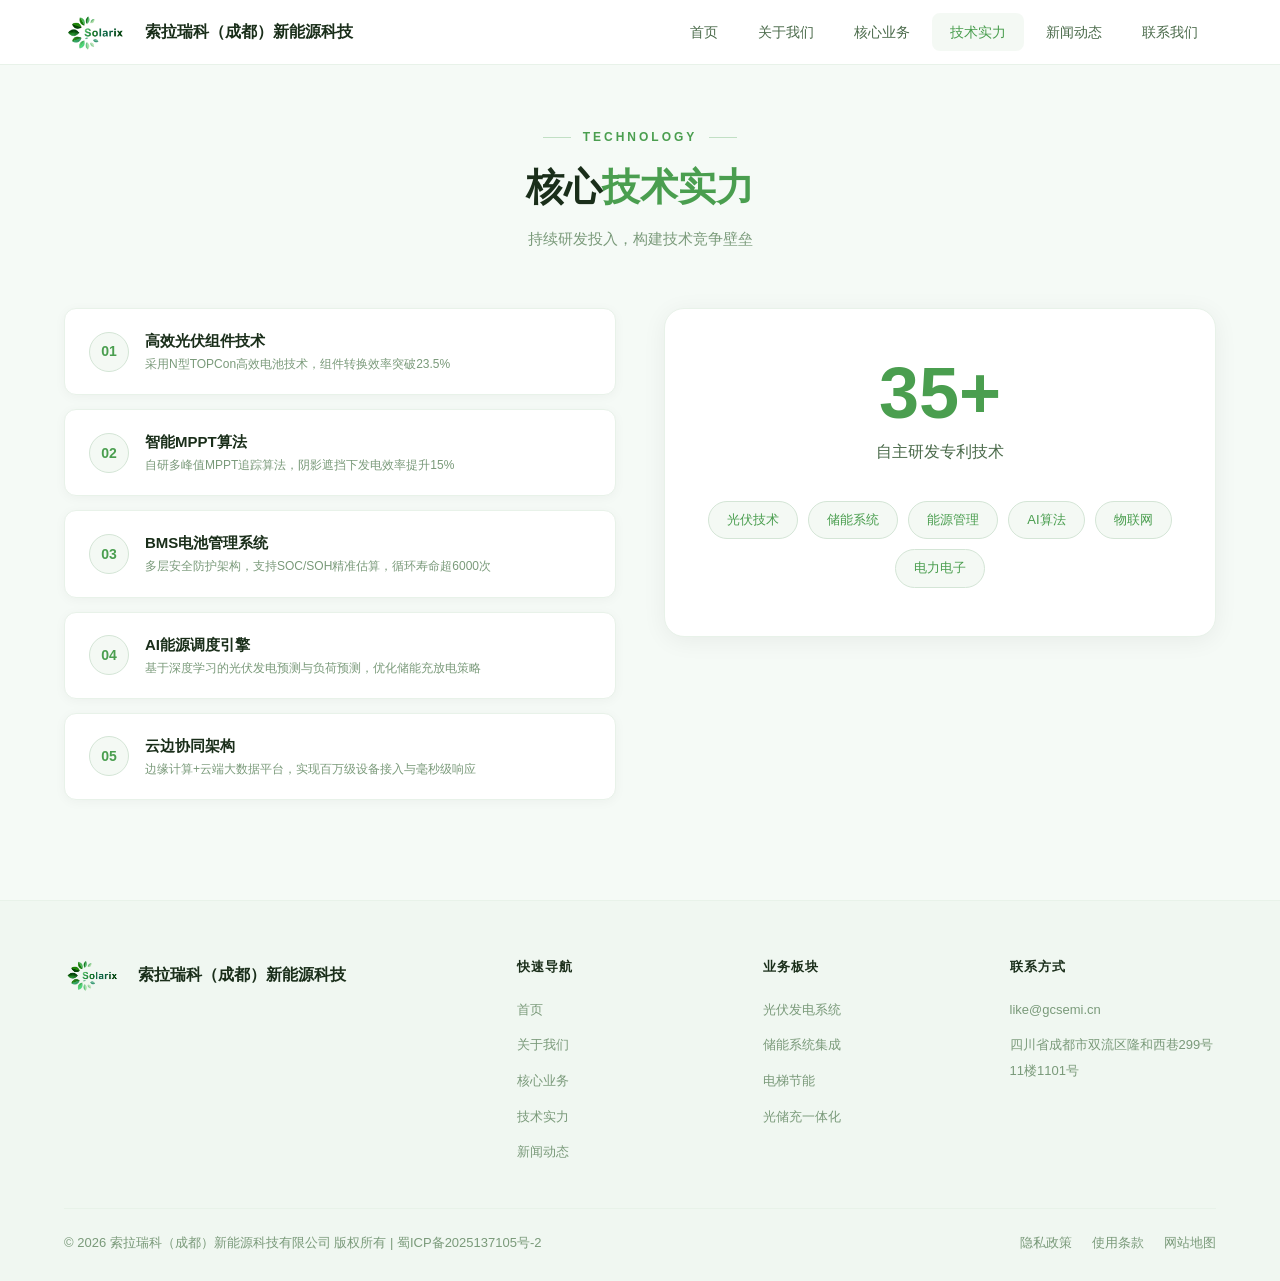
<file: tech.html>
<!DOCTYPE html>
<html lang="zh-CN">
<head>
<meta charset="UTF-8">
<meta name="viewport" content="width=device-width, initial-scale=1.0">
<title>技术实力 - 索拉瑞科（成都）新能源科技</title>
<link rel="stylesheet" href="style.css">
</head>
<body>
<header class="header" id="header">
  <div class="header-inner">
    <a href="index.html" class="logo">
      <img src="logo.png" alt="索拉瑞科（成都）新能源科技" class="logo-img">
      <span class="logo-text" data-c="company_name">索拉瑞科（成都）新能源科技</span>
    </a>
    <button class="menu-toggle" id="menuToggle" aria-label="菜单">
      <span></span><span></span><span></span>
    </button>
    <ul class="nav-links" id="navMenu">
      <li><a href="index.html">首页</a></li>
      <li><a href="about.html">关于我们</a></li>
      <li><a href="business.html">核心业务</a></li>
      <li><a href="tech.html">技术实力</a></li>
      <li><a href="news.html">新闻动态</a></li>
      <li><a href="contact.html">联系我们</a></li>
    </ul>
  </div>
</header>
<section class="section section-top section-alt">
  <div class="container">
    <div class="section-header">
      <div class="section-tag" id="tech-tag">TECHNOLOGY</div>
      <h2 class="section-title"><span id="tech-title-prefix">核心</span><span class="hl" id="tech-title-hl">技术实力</span></h2>
      <p class="section-subtitle" id="tech-subtitle">持续研发投入，构建技术竞争壁垒</p>
    </div>
    <div class="tech-grid">
      <div class="tech-list">
        <div class="tech-item">
          <div class="n">01</div>
          <div>
            <h4 id="tech1-title">高效光伏组件技术</h4>
            <p id="tech1-desc">采用N型TOPCon高效电池技术，组件转换效率突破23.5%</p>
          </div>
        </div>
        <div class="tech-item">
          <div class="n">02</div>
          <div>
            <h4 id="tech2-title">智能MPPT算法</h4>
            <p id="tech2-desc">自研多峰值MPPT追踪算法，阴影遮挡下发电效率提升15%</p>
          </div>
        </div>
        <div class="tech-item">
          <div class="n">03</div>
          <div>
            <h4 id="tech3-title">BMS电池管理系统</h4>
            <p id="tech3-desc">多层安全防护架构，支持SOC/SOH精准估算，循环寿命超6000次</p>
          </div>
        </div>
        <div class="tech-item">
          <div class="n">04</div>
          <div>
            <h4 id="tech4-title">AI能源调度引擎</h4>
            <p id="tech4-desc">基于深度学习的光伏发电预测与负荷预测，优化储能充放电策略</p>
          </div>
        </div>
        <div class="tech-item">
          <div class="n">05</div>
          <div>
            <h4 id="tech5-title">云边协同架构</h4>
            <p id="tech5-desc">边缘计算+云端大数据平台，实现百万级设备接入与毫秒级响应</p>
          </div>
        </div>
      </div>
      <div class="tech-highlight">
        <div class="big" id="patent-num">35+</div>
        <div class="big-label" id="patent-label">自主研发专利技术</div>
        <div class="tech-tags">
          <span id="tag1">光伏技术</span>
          <span id="tag2">储能系统</span>
          <span id="tag3">能源管理</span>
          <span id="tag4">AI算法</span>
          <span id="tag5">物联网</span>
          <span id="tag6">电力电子</span>
        </div>
      </div>
    </div>
  </div>
</section>
<footer class="footer">
  <div class="container">
    <div class="footer-grid">
      <div class="footer-brand">
        <div class="footer-logo-wrap">
          <img src="logo.png" alt="索拉瑞科（成都）新能源科技" class="footer-logo-img">
          <span class="footer-logo-text" data-c="company_name">索拉瑞科（成都）新能源科技</span>
        </div>
      </div>
      <div class="footer-col">
        <h4>快速导航</h4>
        <ul>
          <li><a href="index.html">首页</a></li>
          <li><a href="about.html">关于我们</a></li>
          <li><a href="business.html">核心业务</a></li>
          <li><a href="tech.html">技术实力</a></li>
          <li><a href="news.html">新闻动态</a></li>
        </ul>
      </div>
      <div class="footer-col">
        <h4>业务板块</h4>
        <ul>
          <li><a href="business.html">光伏发电系统</a></li>
          <li><a href="business.html">储能系统集成</a></li>
          <li><a href="business.html">电梯节能</a></li>
          <li><a href="business.html">光储充一体化</a></li>
        </ul>
      </div>
      <div class="footer-col">
        <h4>联系方式</h4>
        <ul>
          <li><a data-c="email">like@gcsemi.cn</a></li>
          <li><a data-c="address">四川省成都市双流区隆和西巷299号11楼1101号</a></li>
        </ul>
      </div>
    </div>
    <div class="footer-bottom">
      <span>&copy; <span data-c="copyright_year">2026</span> <span data-c="company_full">索拉瑞科（成都）新能源科技有限公司</span> 版权所有 | <a href="https://beian.miit.gov.cn/" target="_blank" rel="noopener" class="icp-link">蜀ICP备2025137105号-2</a></span>
      <div class="links">
        <a href="#">隐私政策</a>
        <a href="#">使用条款</a>
        <a href="#">网站地图</a>
      </div>
    </div>
  </div>
</footer>
<button class="back-to-top" id="backToTop" aria-label="回到顶部">↑</button>
<div class="toast" id="toast"></div>
<script src="js/content-loader.js"></script>
<script>
(function() {
  var menuToggle = document.getElementById('menuToggle');
  var navMenu = document.getElementById('navMenu');
  var header = document.getElementById('header');
  var backToTop = document.getElementById('backToTop');
  menuToggle.addEventListener('click', function() {
    this.classList.toggle('open');
    navMenu.classList.toggle('open');
  });
  navMenu.querySelectorAll('a').forEach(function(link) {
    link.addEventListener('click', function() {
      menuToggle.classList.remove('open');
      navMenu.classList.remove('open');
    });
  });
  window.addEventListener('scroll', function() {
    header.classList.toggle('scrolled', window.scrollY > 10);
    backToTop.classList.toggle('visible', window.scrollY > 600);
  });
  backToTop.addEventListener('click', function() {
    window.scrollTo({ top: 0, behavior: 'smooth' });
  });
  var page = location.pathname.split('/').pop() || 'index.html';
  var anchors = navMenu.querySelectorAll('a');
  anchors.forEach(function(a) {
    if (a.getAttribute('href') === page) {
      a.classList.add('active');
    }
  });
})();
</script>
</body>
</html>
</file>
<file: style.css>
:root {
  --bg-white:    #ffffff;
  --bg-light:    #f5faf6;
  --bg-card:     #ffffff;
  --bg-surface:  #eef5ef;
  --border:      #d4e5d6;
  --border-light:#e8f2e9;
  --text-primary:   #1a2e1a;
  --text-secondary: #4a6a4a;
  --text-muted:     #7a9a7a;
  --accent:       #4a9e4f;
  --accent-light: #6dbb70;
  --accent-bg:    rgba(74,158,79,0.06);
  --accent-bg-hover: rgba(74,158,79,0.12);
  --gradient-accent: linear-gradient(135deg, #4a9e4f, #66bb6a);
  --radius: 12px;
  --radius-lg: 20px;
  --shadow-sm: 0 2px 12px rgba(0,0,0,0.04);
  --shadow-md: 0 4px 24px rgba(0,0,0,0.06);
  --shadow-lg: 0 8px 40px rgba(0,0,0,0.08);
}

* { margin: 0; padding: 0; box-sizing: border-box; }

html { scroll-behavior: smooth; scroll-padding-top: 72px; }

body {
  font-family: -apple-system, BlinkMacSystemFont, "Segoe UI", "PingFang SC", "Microsoft YaHei", "Hiragino Sans GB", "Helvetica Neue", Arial, sans-serif;
  background: var(--bg-white);
  color: var(--text-primary);
  line-height: 1.6;
  overflow-x: hidden;
}

.container {
  max-width: 1200px;
  margin: 0 auto;
  padding: 0 24px;
  position: relative;
  z-index: 1;
}

/* ===== 顶部导航 ===== */
.header {
  position: fixed;
  top: 0;
  left: 0;
  right: 0;
  z-index: 1000;
  background: rgba(255,255,255,0.94);
  backdrop-filter: blur(12px);
  -webkit-backdrop-filter: blur(12px);
  border-bottom: 1px solid var(--border-light);
  transition: all 0.3s;
}

.header.scrolled { box-shadow: 0 2px 20px rgba(0,0,0,0.06); }

.header-inner {
  max-width: 1200px;
  margin: 0 auto;
  padding: 0 24px;
  display: flex;
  align-items: center;
  justify-content: space-between;
  height: 64px;
}

.logo {
  display: flex;
  align-items: center;
  gap: 10px;
  text-decoration: none;
}

.logo-img {
  height: 40px;
  width: auto;
  object-fit: contain;
}

.logo-text {
  font-size: 16px;
  font-weight: 700;
  color: var(--text-primary);
  white-space: nowrap;
}

.nav-links {
  display: flex;
  list-style: none;
  gap: 4px;
}

.nav-links a {
  display: block;
  padding: 8px 18px;
  border-radius: 8px;
  font-size: 14px;
  font-weight: 500;
  color: var(--text-secondary);
  text-decoration: none;
  transition: all 0.25s;
}

.nav-links a:hover,
.nav-links a.active {
  color: var(--accent);
  background: var(--accent-bg);
}

.menu-toggle {
  display: none;
  background: none;
  border: none;
  width: 36px;
  height: 36px;
  cursor: pointer;
  flex-direction: column;
  align-items: center;
  justify-content: center;
  gap: 5px;
  padding: 4px;
}

.menu-toggle span {
  display: block;
  width: 22px;
  height: 2px;
  background: var(--text-secondary);
  border-radius: 2px;
  transition: all 0.3s;
}

.menu-toggle.open span:nth-child(1) { transform: rotate(45deg) translate(5px, 5px); background: var(--accent); }
.menu-toggle.open span:nth-child(2) { opacity: 0; }
.menu-toggle.open span:nth-child(3) { transform: rotate(-45deg) translate(5px, -5px); background: var(--accent); }

/* ===== 区块通用 ===== */
.section { padding: 100px 0; position: relative; }
.section-top { padding: 120px 0 100px; position: relative; }

.section-header {
  text-align: center;
  margin-bottom: 56px;
}

.section-tag {
  display: inline-flex;
  align-items: center;
  gap: 12px;
  font-size: 12px;
  font-weight: 700;
  letter-spacing: 3px;
  color: var(--accent);
  margin-bottom: 16px;
}

.section-tag::before,
.section-tag::after {
  content: '';
  width: 28px;
  height: 1px;
  background: var(--accent);
  opacity: 0.3;
}

.section-title {
  font-size: clamp(26px, 3.5vw, 38px);
  font-weight: 800;
  color: var(--text-primary);
  line-height: 1.3;
  margin-bottom: 14px;
}

.section-title .hl {
  color: var(--accent);
}

.section-subtitle {
  font-size: 15px;
  color: var(--text-muted);
  max-width: 580px;
  margin: 0 auto;
  line-height: 1.7;
}

/* ===== Hero（首页）===== */
.hero {
  padding: 170px 0 120px;
  text-align: center;
  position: relative;
  background: linear-gradient(180deg, #f5faf6 0%, #ffffff 100%);
}

.hero-badge {
  display: inline-flex;
  align-items: center;
  gap: 8px;
  padding: 8px 20px;
  background: var(--accent-bg);
  border: 1px solid var(--border);
  border-radius: 9999px;
  font-size: 13px;
  font-weight: 600;
  color: var(--accent);
  margin-bottom: 32px;
  letter-spacing: 0.5px;
}

.hero-badge .dot {
  width: 6px;
  height: 6px;
  background: var(--accent);
  border-radius: 50%;
  animation: pulse-dot 2s infinite;
}

@keyframes pulse-dot {
  0%, 100% { box-shadow: 0 0 0 0 rgba(74,158,79,0.5); }
  50% { box-shadow: 0 0 0 8px rgba(74,158,79,0); }
}

.hero h1 {
  font-size: clamp(36px, 5.5vw, 60px);
  font-weight: 900;
  color: var(--text-primary);
  line-height: 1.15;
  margin-bottom: 20px;
  letter-spacing: -0.5px;
}

.hero h1 .accent {
  color: var(--accent);
}

.hero-desc {
  font-size: clamp(15px, 1.8vw, 19px);
  color: var(--text-secondary);
  margin-bottom: 48px;
  line-height: 1.7;
  max-width: 620px;
  margin-left: auto;
  margin-right: auto;
}

.hero-stats {
  display: flex;
  gap: 56px;
  justify-content: center;
  flex-wrap: wrap;
  margin-bottom: 52px;
}

.hero-stat {
  text-align: center;
  position: relative;
}

.hero-stat:not(:last-child)::after {
  content: '';
  position: absolute;
  right: -28px;
  top: 10%;
  height: 60%;
  width: 1px;
  background: var(--border);
}

.hero-stat .num {
  font-size: clamp(30px, 4.5vw, 48px);
  font-weight: 900;
  color: var(--accent);
  line-height: 1;
  font-variant-numeric: tabular-nums;
}

.hero-stat .lbl {
  font-size: 13px;
  color: var(--text-muted);
  margin-top: 10px;
  letter-spacing: 0.5px;
}

.btn-primary {
  display: inline-flex;
  align-items: center;
  gap: 10px;
  padding: 14px 36px;
  background: var(--gradient-accent);
  color: #fff;
  border: none;
  border-radius: 9999px;
  font-size: 15px;
  font-weight: 700;
  cursor: pointer;
  text-decoration: none;
  transition: all 0.3s;
  box-shadow: 0 4px 20px rgba(74,158,79,0.25);
  letter-spacing: 0.5px;
}

.btn-primary:hover {
  transform: translateY(-2px);
  box-shadow: 0 6px 28px rgba(74,158,79,0.35);
}

.btn-outline {
  display: inline-flex;
  align-items: center;
  gap: 8px;
  padding: 14px 36px;
  background: transparent;
  color: var(--accent);
  border: 2px solid var(--border);
  border-radius: 9999px;
  font-size: 15px;
  font-weight: 600;
  cursor: pointer;
  text-decoration: none;
  transition: all 0.3s;
}

.btn-outline:hover {
  border-color: var(--accent);
  background: var(--accent-bg);
}

.hero-btns {
  display: flex;
  gap: 16px;
  justify-content: center;
  flex-wrap: wrap;
}

/* ===== 关于我们 ===== */
.section-alt { background: var(--bg-light); }

.about-grid {
  display: grid;
  grid-template-columns: 1fr 1fr;
  gap: 56px;
  align-items: center;
}

.about-desc {
  font-size: 15px;
  color: var(--text-secondary);
  line-height: 1.85;
  margin-bottom: 28px;
}

.about-features {
  display: flex;
  flex-direction: column;
  gap: 14px;
}

.about-feature {
  display: flex;
  align-items: flex-start;
  gap: 16px;
  padding: 18px 22px;
  background: var(--bg-white);
  border-radius: var(--radius);
  border: 1px solid var(--border-light);
  transition: all 0.3s;
}

.about-feature:hover {
  border-color: var(--accent);
  box-shadow: var(--shadow-sm);
}

.about-feature .fi {
  width: 44px;
  height: 44px;
  min-width: 44px;
  background: var(--accent-bg);
  border-radius: 10px;
  display: flex;
  align-items: center;
  justify-content: center;
  font-size: 20px;
}

.about-feature h4 {
  font-size: 15px;
  font-weight: 600;
  color: var(--text-primary);
  margin-bottom: 4px;
}

.about-feature p {
  font-size: 13px;
  color: var(--text-muted);
  line-height: 1.5;
}

.about-card {
  background: var(--bg-white);
  border: 1px solid var(--border-light);
  border-radius: var(--radius-lg);
  padding: 44px;
  text-align: center;
  box-shadow: var(--shadow-md);
}

.about-card .big-icon {
  width: 80px;
  height: 80px;
  background: var(--accent-bg);
  border: 2px solid var(--border);
  border-radius: 20px;
  display: flex;
  align-items: center;
  justify-content: center;
  font-size: 36px;
  margin: 0 auto 24px;
}

.about-card h3 {
  font-size: 20px;
  font-weight: 700;
  color: var(--text-primary);
  margin-bottom: 10px;
}

.about-card > p {
  font-size: 14px;
  color: var(--text-muted);
  line-height: 1.6;
  margin-bottom: 28px;
}

.cert-list {
  display: flex;
  gap: 10px;
  justify-content: center;
  flex-wrap: wrap;
}

.cert-item {
  padding: 8px 16px;
  background: var(--accent-bg);
  color: var(--accent);
  border: 1px solid var(--border);
  border-radius: 8px;
  font-size: 13px;
  font-weight: 600;
}

/* ===== 核心业务 ===== */
.business-grid {
  display: grid;
  grid-template-columns: repeat(3, 1fr);
  gap: 24px;
}

.biz-card {
  background: var(--bg-white);
  border: 1px solid var(--border-light);
  border-radius: var(--radius-lg);
  padding: 36px 28px;
  text-align: center;
  transition: all 0.35s;
  box-shadow: var(--shadow-sm);
}

.biz-card:hover {
  border-color: var(--accent);
  box-shadow: var(--shadow-lg);
  transform: translateY(-4px);
}

.biz-card .icon {
  width: 64px;
  height: 64px;
  background: var(--accent-bg);
  border-radius: 16px;
  display: flex;
  align-items: center;
  justify-content: center;
  font-size: 30px;
  margin: 0 auto 20px;
  transition: all 0.35s;
}

.biz-card:hover .icon {
  background: var(--gradient-accent);
}

.biz-card h3 {
  font-size: 17px;
  font-weight: 700;
  color: var(--text-primary);
  margin-bottom: 10px;
}

.biz-card p {
  font-size: 13px;
  color: var(--text-muted);
  line-height: 1.65;
}

/* ===== 光储充一体化详情 ===== */
.feature-detail-section .section-header {
  margin-bottom: 56px;
}

.feature-detail {
  display: grid;
  grid-template-columns: 1fr 1fr;
  gap: 48px;
  align-items: center;
  margin-bottom: 56px;
}

.feature-detail:last-child {
  margin-bottom: 0;
}

.feature-detail.reverse {
  direction: rtl;
}

.feature-detail.reverse > * {
  direction: ltr;
}

.feature-detail-text h3 {
  font-size: 22px;
  font-weight: 700;
  color: var(--text-primary);
  margin-bottom: 24px;
}

.feature-list {
  list-style: none;
  display: flex;
  flex-direction: column;
  gap: 16px;
}

.feature-list li {
  display: flex;
  align-items: flex-start;
  gap: 12px;
  font-size: 15px;
  color: var(--text-secondary);
  line-height: 1.7;
}

.feature-list .marker {
  width: 8px;
  height: 8px;
  min-width: 8px;
  margin-top: 9px;
  background: var(--accent);
  border-radius: 50%;
  box-shadow: 0 0 0 4px var(--accent-bg);
}

.feature-desc {
  font-size: 15px;
  color: var(--text-secondary);
  line-height: 1.85;
}

.feature-detail-img {
  border-radius: var(--radius-lg);
  overflow: hidden;
  box-shadow: var(--shadow-lg);
  border: 1px solid var(--border-light);
}

.feature-detail-img img {
  width: 100%;
  height: 100%;
  object-fit: cover;
  display: block;
}

/* ===== 系统优势及特点 ===== */
.advantage-section .section-header {
  margin-bottom: 56px;
}

.advantage-intro {
  display: grid;
  grid-template-areas:
    "top-left    center    top-right"
    "bottom-left center    bottom-right";
  grid-template-columns: 1fr 260px 1fr;
  grid-template-rows: 1fr 1fr;
  gap: 36px 48px;
  align-items: stretch;
  justify-items: stretch;
  max-width: 1100px;
  margin: 0 auto;
}

.advantage-center {
  width: 260px;
  height: 260px;
  border-radius: 50%;
  overflow: hidden;
  background: var(--bg-white);
  box-shadow: 0 12px 56px rgba(74, 158, 79, 0.18);
  border: 4px solid var(--accent-light);
  display: flex;
  align-items: center;
  justify-content: center;
  padding: 24px;
  transition: all 0.4s;
  align-self: center;
}

.advantage-center img {
  width: 100%;
  height: 100%;
  object-fit: contain;
  display: block;
}

.advantage-card {
  background: var(--bg-white);
  border: 1px solid var(--border-light);
  border-radius: var(--radius-lg);
  padding: 28px;
  box-shadow: var(--shadow-sm);
  transition: all 0.35s;
  display: flex;
  flex-direction: column;
  height: 100%;
}

.advantage-card:hover {
  border-color: var(--accent);
  box-shadow: var(--shadow-lg);
  transform: translateY(-3px);
}

.advantage-num {
  display: inline-block;
  font-size: 13px;
  font-weight: 700;
  color: var(--accent);
  background: var(--accent-bg);
  padding: 4px 12px;
  border-radius: 20px;
  margin-bottom: 14px;
}

.advantage-card h4 {
  font-size: 17px;
  font-weight: 700;
  color: var(--text-primary);
  margin-bottom: 14px;
  line-height: 1.4;
}

.advantage-card ul {
  list-style: none;
  display: flex;
  flex-direction: column;
  gap: 8px;
  flex: 1;
}

.advantage-card li {
  position: relative;
  padding-left: 18px;
  font-size: 14px;
  color: var(--text-secondary);
  line-height: 1.6;
}

.advantage-card li::before {
  content: "";
  position: absolute;
  left: 0;
  top: 10px;
  width: 6px;
  height: 6px;
  background: var(--accent-light);
  border-radius: 50%;
}

/* ===== 技术实力 ===== */
.tech-grid {
  display: grid;
  grid-template-columns: 1fr 1fr;
  gap: 48px;
  align-items: start;
}

.tech-list {
  display: flex;
  flex-direction: column;
  gap: 14px;
}

.tech-item {
  display: flex;
  align-items: center;
  gap: 16px;
  padding: 20px 24px;
  background: var(--bg-white);
  border: 1px solid var(--border-light);
  border-radius: var(--radius);
  transition: all 0.3s;
  box-shadow: var(--shadow-sm);
}

.tech-item:hover {
  border-color: var(--accent);
  box-shadow: var(--shadow-md);
}

.tech-item .n {
  width: 40px;
  height: 40px;
  min-width: 40px;
  background: var(--accent-bg);
  border: 1px solid var(--border);
  color: var(--accent);
  border-radius: 50%;
  display: flex;
  align-items: center;
  justify-content: center;
  font-weight: 800;
  font-size: 14px;
}

.tech-item h4 {
  font-size: 15px;
  font-weight: 600;
  color: var(--text-primary);
  margin-bottom: 2px;
}

.tech-item p {
  font-size: 12px;
  color: var(--text-muted);
}

.tech-highlight {
  background: var(--bg-white);
  border: 1px solid var(--border-light);
  border-radius: var(--radius-lg);
  padding: 48px 36px;
  text-align: center;
  box-shadow: var(--shadow-md);
}

.tech-highlight .big {
  font-size: 72px;
  font-weight: 900;
  line-height: 1;
  color: var(--accent);
  margin-bottom: 10px;
}

.tech-highlight .big-label {
  font-size: 16px;
  color: var(--text-secondary);
  margin-bottom: 36px;
}

.tech-tags {
  display: flex;
  flex-wrap: wrap;
  gap: 10px;
  justify-content: center;
}

.tech-tags span {
  padding: 8px 18px;
  background: var(--accent-bg);
  border: 1px solid var(--border);
  border-radius: 9999px;
  font-size: 13px;
  font-weight: 500;
  color: var(--accent);
}

/* ===== 联系我们 ===== */
.contact-grid {
  display: grid;
  grid-template-columns: 1fr 1.3fr;
  gap: 52px;
  align-items: start;
}

.contact-info-list {
  display: flex;
  flex-direction: column;
  gap: 16px;
  margin-bottom: 24px;
}

.contact-info-item {
  display: flex;
  align-items: flex-start;
  gap: 16px;
  padding: 16px 20px;
  background: var(--bg-white);
  border: 1px solid var(--border-light);
  border-radius: var(--radius);
  transition: all 0.3s;
  box-shadow: var(--shadow-sm);
}

.contact-info-item:hover {
  border-color: var(--accent);
  box-shadow: var(--shadow-md);
}

.contact-info-item .ico {
  width: 46px;
  height: 46px;
  min-width: 46px;
  background: var(--accent-bg);
  border-radius: 12px;
  display: flex;
  align-items: center;
  justify-content: center;
  font-size: 20px;
}

.contact-info-item h4 {
  font-size: 14px;
  font-weight: 600;
  color: var(--text-primary);
  margin-bottom: 2px;
}

.contact-info-item p {
  font-size: 14px;
  color: var(--text-muted);
}

.contact-qr-box {
  display: flex;
  align-items: center;
  gap: 16px;
  padding: 20px;
  background: var(--bg-white);
  border: 1px solid var(--border-light);
  border-radius: var(--radius);
  box-shadow: var(--shadow-sm);
}

.qr-placeholder {
  width: 84px;
  height: 84px;
  min-width: 84px;
  background: var(--bg-surface);
  border: 2px dashed var(--border);
  border-radius: 10px;
  display: flex;
  align-items: center;
  justify-content: center;
  font-size: 11px;
  color: var(--text-muted);
  text-align: center;
  line-height: 1.4;
}

.qr-info h4 {
  font-size: 14px;
  font-weight: 600;
  color: var(--text-primary);
  margin-bottom: 4px;
}

.qr-info p {
  font-size: 12px;
  color: var(--text-muted);
}

.contact-form {
  background: var(--bg-white);
  border: 1px solid var(--border-light);
  border-radius: var(--radius-lg);
  padding: 40px;
  box-shadow: var(--shadow-md);
}

.contact-form h3 {
  font-size: 20px;
  font-weight: 700;
  color: var(--text-primary);
  margin-bottom: 24px;
}

.form-row {
  display: grid;
  grid-template-columns: 1fr 1fr;
  gap: 16px;
  margin-bottom: 16px;
}

.form-group { margin-bottom: 16px; }

.form-group label {
  display: block;
  font-size: 13px;
  font-weight: 600;
  color: var(--text-secondary);
  margin-bottom: 6px;
}

.form-group input,
.form-group textarea,
.form-group select {
  width: 100%;
  padding: 12px 16px;
  background: var(--bg-surface);
  border: 1px solid var(--border);
  border-radius: 10px;
  font-size: 14px;
  color: var(--text-primary);
  transition: all 0.3s;
  font-family: inherit;
  resize: vertical;
}

.form-group input::placeholder,
.form-group textarea::placeholder { color: var(--text-muted); }

.form-group select {
  color: var(--text-secondary);
  cursor: pointer;
}

.form-group input:focus,
.form-group textarea:focus,
.form-group select:focus {
  outline: none;
  border-color: var(--accent);
  box-shadow: 0 0 0 3px rgba(74,158,79,0.1);
}

.btn-submit {
  width: 100%;
  padding: 14px;
  background: var(--gradient-accent);
  color: #fff;
  border: none;
  border-radius: 12px;
  font-size: 16px;
  font-weight: 700;
  cursor: pointer;
  transition: all 0.3s;
  font-family: inherit;
  box-shadow: 0 4px 16px rgba(74,158,79,0.25);
}

.btn-submit:hover {
  box-shadow: 0 6px 24px rgba(74,158,79,0.35);
  transform: translateY(-1px);
}

/* ===== 页脚 ===== */
.footer {
  background: #f0f7f1;
  border-top: 1px solid var(--border-light);
  padding: 56px 0 28px;
}

.footer-grid {
  display: grid;
  grid-template-columns: 2fr 1fr 1fr 1fr;
  gap: 40px;
  margin-bottom: 44px;
}

.footer-logo-wrap {
  display: flex;
  align-items: center;
  gap: 10px;
  margin-bottom: 16px;
}

.footer-logo-img {
  height: 36px;
  width: auto;
  object-fit: contain;
}

.footer-logo-text {
  font-size: 16px;
  font-weight: 700;
  color: var(--text-primary);
}

.footer-brand > p {
  font-size: 13px;
  line-height: 1.7;
  color: var(--text-muted);
}

.footer-col h4 {
  font-size: 13px;
  font-weight: 700;
  color: var(--text-primary);
  margin-bottom: 18px;
  letter-spacing: 1px;
}

.footer-col ul {
  list-style: none;
  display: flex;
  flex-direction: column;
  gap: 10px;
}

.footer-col ul li a {
  color: var(--text-muted);
  text-decoration: none;
  font-size: 13px;
  transition: color 0.2s;
}

.footer-col ul li a:hover { color: var(--accent); }

.footer-bottom {
  border-top: 1px solid var(--border-light);
  padding-top: 24px;
  display: flex;
  justify-content: space-between;
  align-items: center;
  font-size: 13px;
  color: var(--text-muted);
  flex-wrap: wrap;
  gap: 12px;
}

.footer-bottom .links {
  display: flex;
  gap: 20px;
}

.footer-bottom .links a {
  color: var(--text-muted);
  text-decoration: none;
  font-size: 13px;
}

.footer-bottom .links a:hover { color: var(--accent); }

.footer-bottom a.icp-link {
  color: var(--text-muted);
  text-decoration: none;
  transition: color 0.2s;
}
.footer-bottom a.icp-link:hover {
  color: var(--accent);
  text-decoration: underline;
}

/* ===== Toast ===== */
.toast {
  position: fixed;
  top: 24px;
  left: 50%;
  transform: translateX(-50%) translateY(-120px);
  background: var(--accent);
  color: #fff;
  padding: 12px 30px;
  border-radius: 9999px;
  font-size: 14px;
  font-weight: 700;
  z-index: 9999;
  transition: transform 0.4s cubic-bezier(0.175, 0.885, 0.32, 1.275);
  box-shadow: 0 6px 24px rgba(74,158,79,0.3);
}

.toast.show { transform: translateX(-50%) translateY(0); }

/* ===== 回到顶部 ===== */
.back-to-top {
  position: fixed;
  bottom: 32px;
  right: 32px;
  width: 44px;
  height: 44px;
  background: var(--bg-white);
  border: 1px solid var(--border);
  color: var(--accent);
  border-radius: 50%;
  font-size: 18px;
  cursor: pointer;
  opacity: 0;
  pointer-events: none;
  transition: all 0.3s;
  z-index: 999;
  box-shadow: var(--shadow-md);
}

.back-to-top.visible {
  opacity: 1;
  pointer-events: auto;
}

.back-to-top:hover {
  border-color: var(--accent);
  background: var(--accent);
  color: #fff;
  transform: translateY(-2px);
}

/* ===== 响应式 ===== */
@media (max-width: 900px) {
  .header-inner { height: 56px; }

  .menu-toggle { display: flex; }

  .nav-links {
    position: fixed;
    top: 56px;
    left: 0;
    right: 0;
    background: rgba(255,255,255,0.98);
    backdrop-filter: blur(12px);
    flex-direction: column;
    padding: 16px;
    border-bottom: 1px solid var(--border-light);
    box-shadow: var(--shadow-md);
    transform: translateY(-120%);
    transition: transform 0.3s;
    gap: 2px;
  }

  .nav-links.open { transform: translateY(0); }

  .section { padding: 80px 0; }
  .section-top { padding: 100px 0 80px; }
  .hero { padding: 130px 0 80px; }
  .hero-stats { gap: 28px; }

  .hero-stat:not(:last-child)::after { display: none; }

  .about-grid,
  .tech-grid,
  .contact-grid,
  .feature-detail { grid-template-columns: 1fr; gap: 36px; }

  .feature-detail.reverse { direction: ltr; }

  .feature-detail-text h3 { font-size: 20px; margin-bottom: 20px; }

  .feature-detail-img { order: -1; }

  .business-grid { grid-template-columns: 1fr 1fr; gap: 16px; }

  .advantage-intro {
    grid-template-areas:
      "top-left"
      "top-right"
      "center"
      "bottom-left"
      "bottom-right";
    grid-template-columns: 1fr;
    grid-template-rows: auto;
    gap: 20px;
  }

  .advantage-center { width: 180px; height: 180px; margin: 12px auto; }

  .advantage-card { max-width: 480px; width: 100%; }

  .footer-grid { grid-template-columns: 1fr 1fr; gap: 32px; }

  .form-row { grid-template-columns: 1fr; }
}

@media (max-width: 560px) {
  .business-grid { grid-template-columns: 1fr; }
  .footer-grid { grid-template-columns: 1fr; }
  .footer-bottom { flex-direction: column; text-align: center; }
  .hero-btns { flex-direction: column; align-items: center; }
  .hero-btns .btn-primary,
  .hero-btns .btn-outline { width: 100%; justify-content: center; }
  .hero-stat .num { font-size: 32px; }
}
</file>
